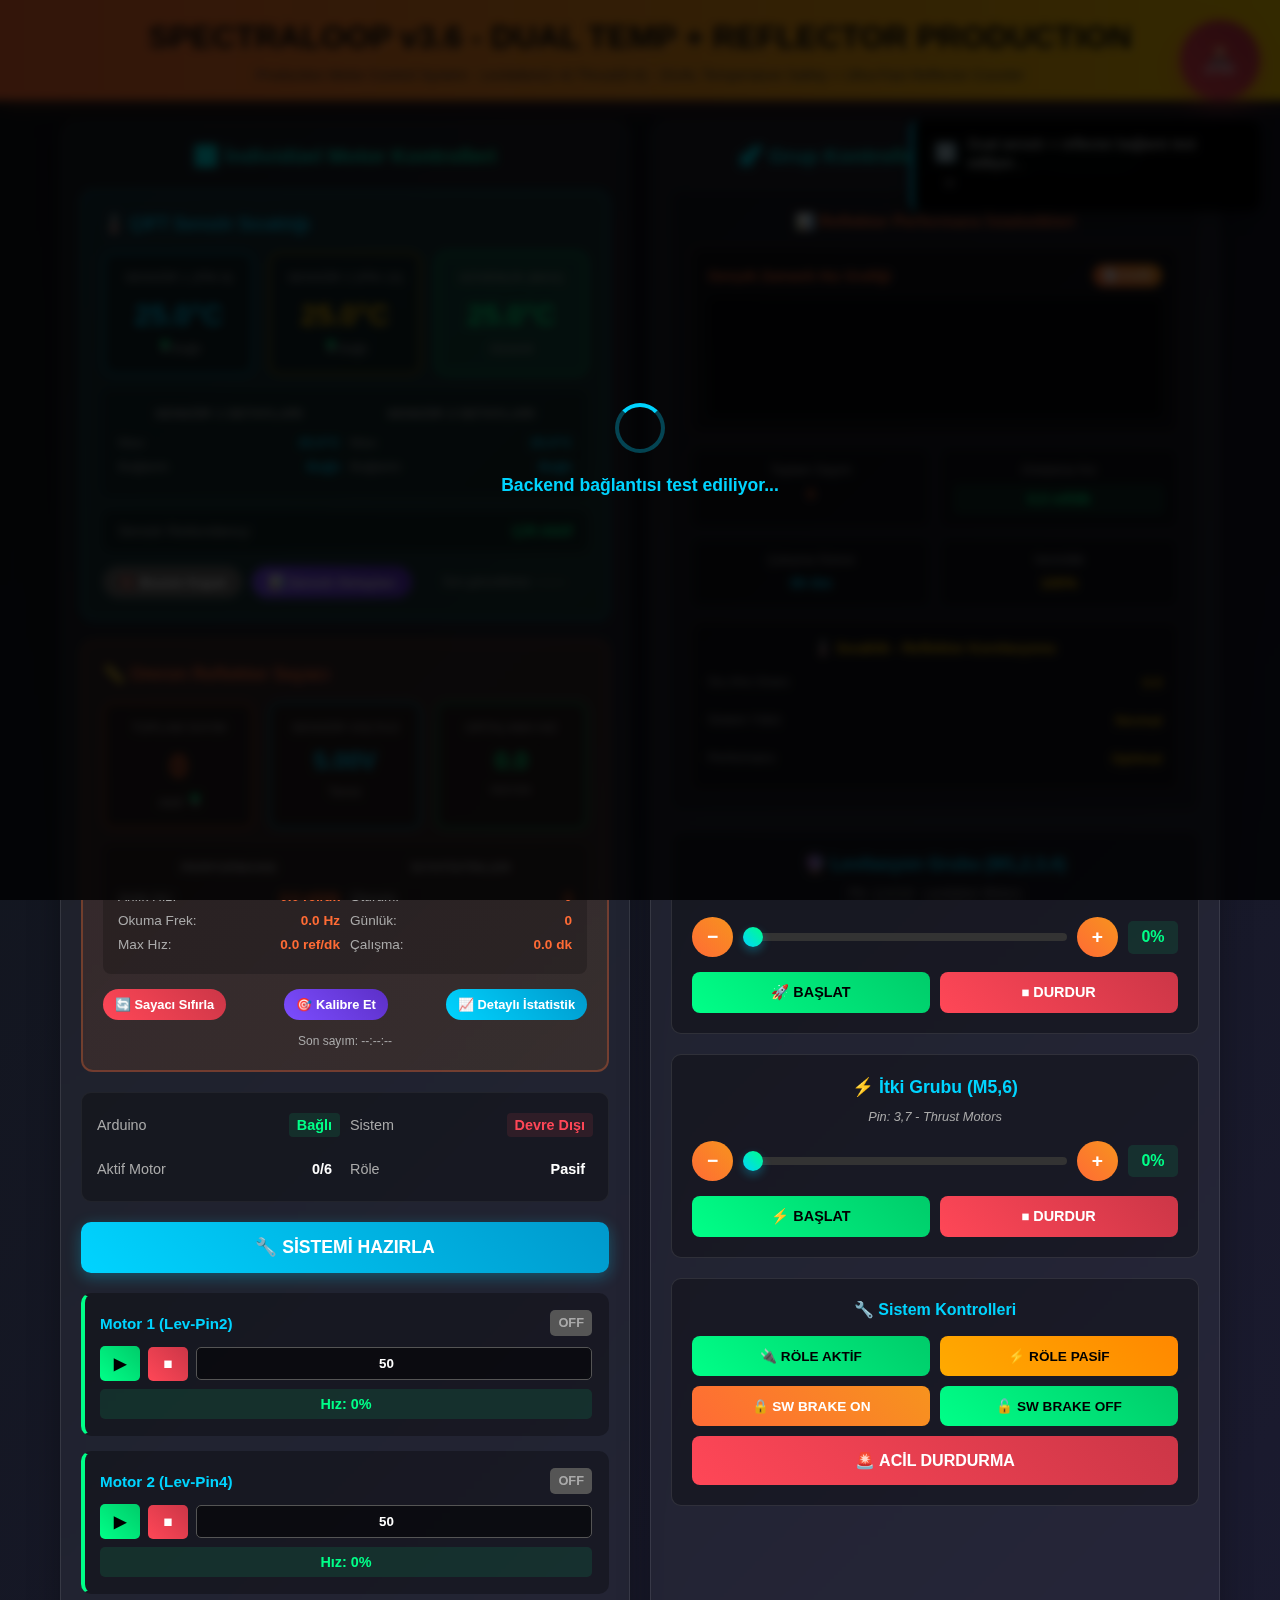
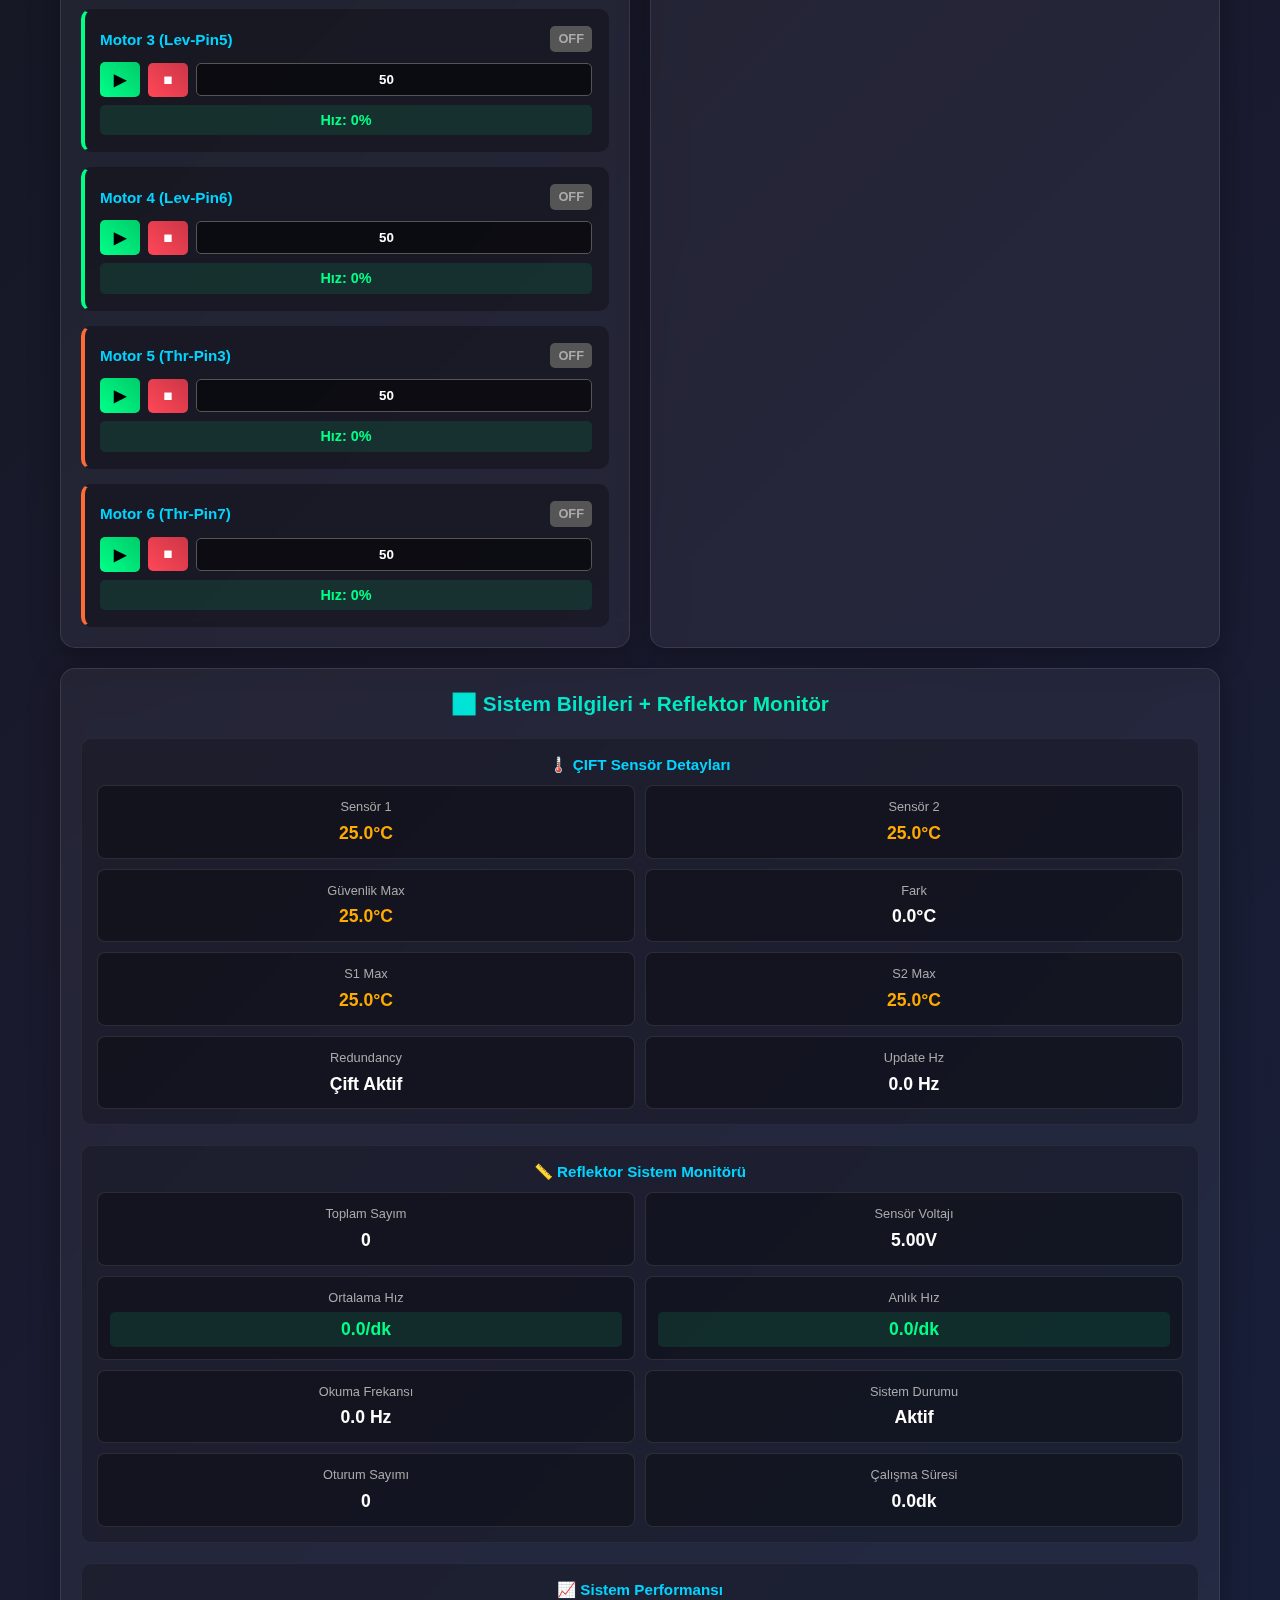
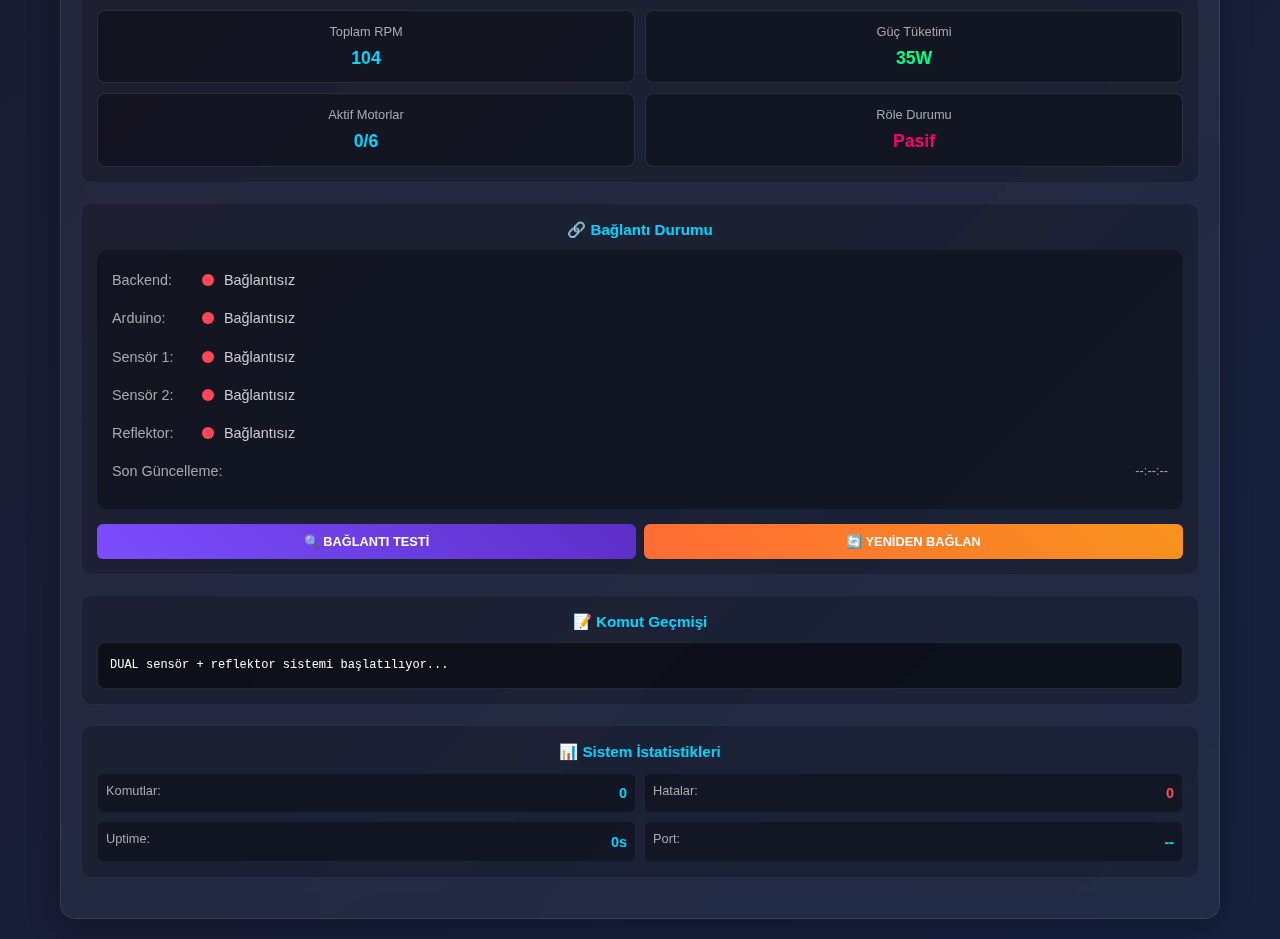
<file: index.html>
<!DOCTYPE html>
<html lang="tr">
<head>
    <meta charset="UTF-8">
    <meta name="viewport" content="width=device-width, initial-scale=1.0">
    <title>SpectraLoop v3.6 - DUAL Temperature + Reflector Counter System</title>
    <link rel="stylesheet" href="style.css">
</head>
<body>
    <!-- Header -->
    <div class="header">
        <div class="logo">SPECTRALOOP v3.6 - DUAL TEMP + REFLECTOR PRODUCTION</div>
        <div class="subtitle">Production Motor Control System - Levitation(1-4) Thrust(5-6) - DUAL Temperature Safety + Ultra-Fast Reflector Counter</div>
    </div>

    <!-- Main Container -->
    <div class="main-container">
        <!-- Left Panel - Individual Motor Controls + Temperature -->
        <div class="control-panel">
            <div class="panel-title">🎛️ İndividüel Motor Kontrolleri</div>
            
            <!-- DUAL Temperature Section - ENHANCED -->
            <div class="temperature-section" id="temperature-section">
                <div class="temperature-header">
                    <h4>🌡️ ÇIFT Sensör Sıcaklığı</h4>
                    <div class="temp-emergency-indicator" id="temp-emergency" style="display: none;">
                        <span class="emergency-text">ALARM!</span>
                    </div>
                </div>
                
                <!-- DUAL SENSOR MAIN DISPLAY -->
                <div class="temperature-main">
                    <!-- Primary Sensor (Pin 8) -->
                    <div class="sensor-reading primary" id="sensor1-reading">
                        <div class="sensor-label">Sensör 1 (Pin 8)</div>
                        <div class="temp-current primary" id="sensor1-temp">25.0°C</div>
                        <div class="sensor-connection-status">
                            <span id="sensor1-status-mini" class="sensor-connection-mini connected">●</span>
                            <span id="sensor1-status-text">Bağlı</span>
                        </div>
                    </div>
                    
                    <!-- Secondary Sensor (Pin 13) -->
                    <div class="sensor-reading secondary" id="sensor2-reading">
                        <div class="sensor-label">Sensör 2 (Pin 13)</div>
                        <div class="temp-current secondary" id="sensor2-temp">25.0°C</div>
                        <div class="sensor-connection-status">
                            <span id="sensor2-status-mini" class="sensor-connection-mini connected">●</span>
                            <span id="sensor2-status-text">Bağlı</span>
                        </div>
                    </div>
                    
                    <!-- Safety Temperature (Max) -->
                    <div class="sensor-reading safety" id="safety-reading">
                        <div class="sensor-label">Güvenlik (Max)</div>
                        <div class="temp-current safety" id="safety-temp">25.0°C</div>
                        <div class="temp-status">
                            <span id="temp-status-text">Güvenli</span>
                        </div>
                    </div>
                </div>
                
                <!-- DUAL SENSOR DETAILS -->
                <div class="dual-sensor-details">
                    <div class="sensor-detail-group">
                        <h5>Sensör 1 Detayları</h5>
                        <div class="sensor-detail-item">
                            <span class="sensor-detail-label">Max:</span>
                            <span class="sensor-detail-value" id="sensor1-max">25.0°C</span>
                        </div>
                        <div class="sensor-detail-item">
                            <span class="sensor-detail-label">Bağlantı:</span>
                            <span class="sensor-detail-value" id="sensor1-connection">Bağlı</span>
                        </div>
                    </div>
                    <div class="sensor-detail-group">
                        <h5>Sensör 2 Detayları</h5>
                        <div class="sensor-detail-item">
                            <span class="sensor-detail-label">Max:</span>
                            <span class="sensor-detail-value" id="sensor2-max">25.0°C</span>
                        </div>
                        <div class="sensor-detail-item">
                            <span class="sensor-detail-label">Bağlantı:</span>
                            <span class="sensor-detail-value" id="sensor2-connection">Bağlı</span>
                        </div>
                    </div>
                </div>
                
                <!-- TEMPERATURE DIFFERENCE WARNING -->
                <div class="temp-difference-warning" id="temp-difference-warning" style="display: none;">
                    <div class="temp-diff-text">
                        ⚠️ Büyük Sensör Farkı Tespit Edildi! Fark: <span id="temp-difference-value">0.0°C</span>
                    </div>
                </div>
                
                <!-- REDUNDANCY STATUS -->
                <div class="redundancy-status">
                    <div class="redundancy-label">Sensör Redundancy:</div>
                    <div class="redundancy-value" id="sensor-redundancy-status">Çift Aktif</div>
                </div>
                
                <!-- TEMPERATURE CONTROLS -->
                <div class="temp-controls">
                    <button class="buzzer-btn" id="buzzer-off-btn" onclick="turnOffBuzzer()" disabled>
                        🔇 Buzzer Kapat
                    </button>
                    <button class="sensor-detail-btn" onclick="showSensorDetails()">
                        📊 Sensör Detayları
                    </button>
                    <div class="temp-last-update">
                        Son güncelleme: <span id="temp-last-update">--:--:--</span>
                    </div>
                </div>
            </div>

            <!-- NEW: REFLECTOR COUNTER SECTION -->
            <div class="reflector-section" id="reflector-section">
                <div class="reflector-header">
                    <h4>📏 Omron Reflektor Sayacı</h4>
                    <div class="reflector-status-indicator" id="reflector-status" style="display: none;">
                        <span class="status-text">AKTIF</span>
                    </div>
                </div>
                
                <!-- REFLECTOR MAIN DISPLAY -->
                <div class="reflector-main">
                    <div class="reflector-count-display">
                        <div class="count-label">Toplam Sayım</div>
                        <div class="count-current" id="reflector-count">0</div>
                        <div class="count-status">
                            <span id="reflector-system-status">Aktif</span>
                            <span id="reflector-connection-mini" class="sensor-connection-mini connected">●</span>
                        </div>
                    </div>
                    
                    <div class="reflector-voltage-display">
                        <div class="voltage-label">Sensör Voltajı</div>
                        <div class="voltage-current" id="reflector-voltage">5.00V</div>
                        <div class="voltage-status">
                            <span id="reflector-detection-state">Temiz</span>
                        </div>
                    </div>
                    
                    <div class="reflector-speed-display">
                        <div class="speed-label">Ortalama Hız</div>
                        <div class="speed-current" id="reflector-avg-speed">0.0</div>
                        <div class="speed-unit">ref/dk</div>
                    </div>
                </div>
                
                <!-- REFLECTOR DETAILED INFO -->
                <div class="reflector-details">
                    <div class="reflector-detail-group">
                        <h5>Performans</h5>
                        <div class="reflector-detail-item">
                            <span class="reflector-detail-label">Anlık Hız:</span>
                            <span class="reflector-detail-value" id="reflector-instant-speed">0.0 ref/dk</span>
                        </div>
                        <div class="reflector-detail-item">
                            <span class="reflector-detail-label">Okuma Frek:</span>
                            <span class="reflector-detail-value" id="reflector-read-freq">0.0 Hz</span>
                        </div>
                        <div class="reflector-detail-item">
                            <span class="reflector-detail-label">Max Hız:</span>
                            <span class="reflector-detail-value" id="reflector-max-speed">0.0 ref/dk</span>
                        </div>
                    </div>
                    <div class="reflector-detail-group">
                        <h5>İstatistikler</h5>
                        <div class="reflector-detail-item">
                            <span class="reflector-detail-label">Oturum:</span>
                            <span class="reflector-detail-value" id="reflector-session-count">0</span>
                        </div>
                        <div class="reflector-detail-item">
                            <span class="reflector-detail-label">Günlük:</span>
                            <span class="reflector-detail-value" id="reflector-daily-count">0</span>
                        </div>
                        <div class="reflector-detail-item">
                            <span class="reflector-detail-label">Çalışma:</span>
                            <span class="reflector-detail-value" id="reflector-runtime">0.0 dk</span>
                        </div>
                    </div>
                </div>
                
                <!-- REFLECTOR CONTROLS -->
                <div class="reflector-controls">
                    <button class="reflector-btn reset-btn" onclick="resetReflectorCounter()">
                        🔄 Sayacı Sıfırla
                    </button>
                    <button class="reflector-btn calibrate-btn" onclick="calibrateReflectorSensor()">
                        🎯 Kalibre Et
                    </button>
                    <button class="reflector-btn detail-btn" onclick="showReflectorDetails()">
                        📈 Detaylı İstatistik
                    </button>
                    <div class="reflector-last-update">
                        Son sayım: <span id="reflector-last-update">--:--:--</span>
                    </div>
                </div>
            </div>
            
            <!-- System Status -->
            <div class="system-status">
                <div class="status-item">
                    <div class="status-label">Arduino</div>
                    <div class="status-value status-connected" id="arduino-status">Bağlı</div>
                </div>
                <div class="status-item">
                    <div class="status-label">Sistem</div>
                    <div class="status-value status-armed" id="system-status">Hazır</div>
                </div>
                <div class="status-item">
                    <div class="status-label">Aktif Motor</div>
                    <div class="status-value" id="motor-count">0/6</div>
                </div>
                <div class="status-item">
                    <div class="status-label">Röle</div>
                    <div class="status-value" id="relay-status">Pasif</div>
                </div>
            </div>

            <!-- Arming Section -->
            <div class="arm-section">
                <button class="arm-button" id="arm-button" onclick="toggleArm()">
                    🔧 SİSTEMİ HAZIRLA
                </button>
            </div>

            <!-- Individual Motor Cards -->
            <div class="individual-motors">
                <div class="motor-card" data-motor="1">
                    <div class="motor-header">
                        <span class="motor-label">Motor 1 (Lev-Pin2)</span>
                        <span class="motor-status off" id="motor1-status">OFF</span>
                    </div>
                    <div class="motor-controls">
                        <button class="motor-btn start-btn" onclick="startMotor(1)" id="motor1-start">▶</button>
                        <button class="motor-btn stop-btn" onclick="stopMotor(1)" id="motor1-stop">⏹</button>
                        <input type="number" class="speed-input" id="motor1-speed-input" min="0" max="100" value="50" onchange="setMotorSpeed(1, this.value)">
                    </div>
                    <div class="speed-display" id="motor1-speed-display">Hız: 0%</div>
                </div>

                <div class="motor-card" data-motor="2">
                    <div class="motor-header">
                        <span class="motor-label">Motor 2 (Lev-Pin4)</span>
                        <span class="motor-status off" id="motor2-status">OFF</span>
                    </div>
                    <div class="motor-controls">
                        <button class="motor-btn start-btn" onclick="startMotor(2)" id="motor2-start">▶</button>
                        <button class="motor-btn stop-btn" onclick="stopMotor(2)" id="motor2-stop">⏹</button>
                        <input type="number" class="speed-input" id="motor2-speed-input" min="0" max="100" value="50" onchange="setMotorSpeed(2, this.value)">
                    </div>
                    <div class="speed-display" id="motor2-speed-display">Hız: 0%</div>
                </div>

                <div class="motor-card" data-motor="3">
                    <div class="motor-header">
                        <span class="motor-label">Motor 3 (Lev-Pin5)</span>
                        <span class="motor-status off" id="motor3-status">OFF</span>
                    </div>
                    <div class="motor-controls">
                        <button class="motor-btn start-btn" onclick="startMotor(3)" id="motor3-start">▶</button>
                        <button class="motor-btn stop-btn" onclick="stopMotor(3)" id="motor3-stop">⏹</button>
                        <input type="number" class="speed-input" id="motor3-speed-input" min="0" max="100" value="50" onchange="setMotorSpeed(3, this.value)">
                    </div>
                    <div class="speed-display" id="motor3-speed-display">Hız: 0%</div>
                </div>

                <div class="motor-card" data-motor="4">
                    <div class="motor-header">
                        <span class="motor-label">Motor 4 (Lev-Pin6)</span>
                        <span class="motor-status off" id="motor4-status">OFF</span>
                    </div>
                    <div class="motor-controls">
                        <button class="motor-btn start-btn" onclick="startMotor(4)" id="motor4-start">▶</button>
                        <button class="motor-btn stop-btn" onclick="stopMotor(4)" id="motor4-stop">⏹</button>
                        <input type="number" class="speed-input" id="motor4-speed-input" min="0" max="100" value="50" onchange="setMotorSpeed(4, this.value)">
                    </div>
                    <div class="speed-display" id="motor4-speed-display">Hız: 0%</div>
                </div>

                <div class="motor-card" data-motor="5">
                    <div class="motor-header">
                        <span class="motor-label">Motor 5 (Thr-Pin3)</span>
                        <span class="motor-status off" id="motor5-status">OFF</span>
                    </div>
                    <div class="motor-controls">
                        <button class="motor-btn start-btn" onclick="startMotor(5)" id="motor5-start">▶</button>
                        <button class="motor-btn stop-btn" onclick="stopMotor(5)" id="motor5-stop">⏹</button>
                        <input type="number" class="speed-input" id="motor5-speed-input" min="0" max="100" value="50" onchange="setMotorSpeed(5, this.value)">
                    </div>
                    <div class="speed-display" id="motor5-speed-display">Hız: 0%</div>
                </div>

                <div class="motor-card" data-motor="6">
                    <div class="motor-header">
                        <span class="motor-label">Motor 6 (Thr-Pin7)</span>
                        <span class="motor-status off" id="motor6-status">OFF</span>
                    </div>
                    <div class="motor-controls">
                        <button class="motor-btn start-btn" onclick="startMotor(6)" id="motor6-start">▶</button>
                        <button class="motor-btn stop-btn" onclick="stopMotor(6)" id="motor6-stop">⏹</button>
                        <input type="number" class="speed-input" id="motor6-speed-input" min="0" max="100" value="50" onchange="setMotorSpeed(6, this.value)">
                    </div>
                    <div class="speed-display" id="motor6-speed-display">Hız: 0%</div>
                </div>
            </div>
        </div>

        <!-- Middle Panel - Group Controls + Reflector Statistics -->
        <div class="control-panel">
            <div class="panel-title">🚀 Grup Kontrolleri + Reflektor İstatistik</div>
            
            <!-- NEW: REFLECTOR STATISTICS SECTION -->
            <div class="reflector-stats-section">
                <div class="stats-title">📊 Reflektor Performans İstatistikleri</div>
                
                <!-- Real-time Performance Chart Area -->
                <div class="performance-chart-area">
                    <div class="chart-header">
                        <h5>Gerçek Zamanlı Hız Grafiği</h5>
                        <div class="chart-controls">
                            <button class="chart-btn" onclick="toggleSpeedChart()">📈 Grafik</button>
                        </div>
                    </div>
                    <div class="mini-chart" id="reflector-speed-chart">
                        <canvas id="speed-chart-canvas" width="300" height="100"></canvas>
                    </div>
                </div>
                
                <!-- Statistics Grid -->
                <div class="reflector-stats-grid">
                    <div class="stat-card">
                        <div class="stat-label">Toplam Sayım</div>
                        <div class="stat-value reflector-value" id="stats-total-count">0</div>
                    </div>
                    <div class="stat-card">
                        <div class="stat-label">Ortalama Hız</div>
                        <div class="stat-value speed-value" id="stats-avg-speed">0.0 ref/dk</div>
                    </div>
                    <div class="stat-card">
                        <div class="stat-label">Çalışma Süresi</div>
                        <div class="stat-value time-value" id="stats-runtime">0h 0m</div>
                    </div>
                    <div class="stat-card">
                        <div class="stat-label">Verimlilik</div>
                        <div class="stat-value efficiency-value" id="stats-efficiency">100%</div>
                    </div>
                </div>
                
                <!-- Temperature vs Reflector Correlation -->
                <div class="correlation-display">
                    <div class="correlation-header">
                        <h5>🌡️ Sıcaklık - Reflektor Korelasyonu</h5>
                    </div>
                    <div class="correlation-data">
                        <div class="correlation-item">
                            <span class="correlation-label">Sıc./Hız Oranı:</span>
                            <span class="correlation-value" id="temp-speed-ratio">0.0</span>
                        </div>
                        <div class="correlation-item">
                            <span class="correlation-label">Sistem Yükü:</span>
                            <span class="correlation-value" id="system-load-indicator">Normal</span>
                        </div>
                        <div class="correlation-item">
                            <span class="correlation-label">Performans:</span>
                            <span class="correlation-value" id="performance-indicator">Optimal</span>
                        </div>
                    </div>
                </div>
            </div>
            
            <!-- Levitation Group -->
            <div class="group-control">
                <div class="group-title">🔮 Levitasyon Grubu (M1,2,3,4)</div>
                <div class="group-info">Pin: 2,4,5,6 - Levitation Motors</div>
                <div class="group-speed-control">
                    <button class="speed-btn" onclick="adjustGroupSpeed('levitation', -10)">−</button>
                    <input type="range" class="speed-slider" id="levitation-slider" 
                           min="0" max="100" value="0" 
                           oninput="setGroupSpeed('levitation', this.value)">
                    <button class="speed-btn" onclick="adjustGroupSpeed('levitation', 10)">+</button>
                    <span class="speed-value" id="levitation-speed">0%</span>
                </div>
                <div class="group-buttons">
                    <button class="group-btn start-btn" onclick="startGroup('levitation')">🚀 BAŞLAT</button>
                    <button class="group-btn stop-btn" onclick="stopGroup('levitation')">⏹ DURDUR</button>
                </div>
            </div>

            <!-- Thrust Group -->
            <div class="group-control">
                <div class="group-title">⚡ İtki Grubu (M5,6)</div>
                <div class="group-info">Pin: 3,7 - Thrust Motors</div>
                <div class="group-speed-control">
                    <button class="speed-btn" onclick="adjustGroupSpeed('thrust', -10)">−</button>
                    <input type="range" class="speed-slider" id="thrust-slider" 
                           min="0" max="100" value="0" 
                           oninput="setGroupSpeed('thrust', this.value)">
                    <button class="speed-btn" onclick="adjustGroupSpeed('thrust', 10)">+</button>
                    <span class="speed-value" id="thrust-speed">0%</span>
                </div>
                <div class="group-buttons">
                    <button class="group-btn start-btn" onclick="startGroup('thrust')">⚡ BAŞLAT</button>
                    <button class="group-btn stop-btn" onclick="stopGroup('thrust')">⏹ DURDUR</button>
                </div>
            </div>

            <!-- System Controls -->
            <div class="system-controls">
                <h4 class="controls-title">🔧 Sistem Kontrolleri</h4>
                <div class="control-grid">
                    <button class="system-btn relay-brake-on" onclick="controlRelayBrake('on')">
                        🔌 RÖLE AKTİF
                    </button>
                    <button class="system-btn relay-brake-off" onclick="controlRelayBrake('off')">
                        ⚡ RÖLE PASİF
                    </button>
                    <button class="system-btn brake-on" onclick="controlBrake('on')">
                        🔒 SW BRAKE ON
                    </button>
                    <button class="system-btn brake-off" onclick="controlBrake('off')">
                        🔓 SW BRAKE OFF
                    </button>
                    <button class="system-btn emergency-btn" onclick="emergencyStop()">
                        🚨 ACİL DURDURMA
                    </button>
                </div>
            </div>
        </div>

        <!-- Right Panel - Enhanced System Info + Reflector Monitoring -->
        <div class="control-panel">
            <div class="panel-title">📊 Sistem Bilgileri + Reflektor Monitör</div>
            
            <!-- ENHANCED Temperature Info Section -->
            <div class="info-section">
                <h4 class="section-title">🌡️ ÇIFT Sensör Detayları</h4>
                <div class="info-grid">
                    <div class="info-item">
                        <div class="info-label">Sensör 1</div>
                        <div class="info-value temp-value" id="detailed-sensor1-temp">25.0°C</div>
                    </div>
                    <div class="info-item">
                        <div class="info-label">Sensör 2</div>
                        <div class="info-value temp-value" id="detailed-sensor2-temp">25.0°C</div>
                    </div>
                    <div class="info-item">
                        <div class="info-label">Güvenlik Max</div>
                        <div class="info-value temp-value" id="detailed-safety-temp">25.0°C</div>
                    </div>
                    <div class="info-item">
                        <div class="info-label">Fark</div>
                        <div class="info-value" id="detailed-temp-diff">0.0°C</div>
                    </div>
                    <div class="info-item">
                        <div class="info-label">S1 Max</div>
                        <div class="info-value temp-value" id="detailed-sensor1-max">25.0°C</div>
                    </div>
                    <div class="info-item">
                        <div class="info-label">S2 Max</div>
                        <div class="info-value temp-value" id="detailed-sensor2-max">25.0°C</div>
                    </div>
                    <div class="info-item">
                        <div class="info-label">Redundancy</div>
                        <div class="info-value" id="detailed-redundancy-status">Çift Aktif</div>
                    </div>
                    <div class="info-item">
                        <div class="info-label">Update Hz</div>
                        <div class="info-value" id="temp-update-frequency">0.0 Hz</div>
                    </div>
                </div>
            </div>
            
            <!-- NEW: ENHANCED Reflector Monitoring Section -->
            <div class="info-section">
                <h4 class="section-title">📏 Reflektor Sistem Monitörü</h4>
                <div class="info-grid">
                    <div class="info-item">
                        <div class="info-label">Toplam Sayım</div>
                        <div class="info-value reflector-value" id="monitor-reflector-count">0</div>
                    </div>
                    <div class="info-item">
                        <div class="info-label">Sensör Voltajı</div>
                        <div class="info-value voltage-value" id="monitor-reflector-voltage">5.00V</div>
                    </div>
                    <div class="info-item">
                        <div class="info-label">Ortalama Hız</div>
                        <div class="info-value speed-value" id="monitor-avg-speed">0.0/dk</div>
                    </div>
                    <div class="info-item">
                        <div class="info-label">Anlık Hız</div>
                        <div class="info-value speed-value" id="monitor-instant-speed">0.0/dk</div>
                    </div>
                    <div class="info-item">
                        <div class="info-label">Okuma Frekansı</div>
                        <div class="info-value freq-value" id="monitor-read-freq">0.0 Hz</div>
                    </div>
                    <div class="info-item">
                        <div class="info-label">Sistem Durumu</div>
                        <div class="info-value system-value" id="monitor-system-status">Aktif</div>
                    </div>
                    <div class="info-item">
                        <div class="info-label">Oturum Sayımı</div>
                        <div class="info-value session-value" id="monitor-session-count">0</div>
                    </div>
                    <div class="info-item">
                        <div class="info-label">Çalışma Süresi</div>
                        <div class="info-value runtime-value" id="monitor-runtime">0.0dk</div>
                    </div>
                </div>
            </div>
            
            <!-- Performance Info -->
            <div class="info-section">
                <h4 class="section-title">📈 Sistem Performansı</h4>
                <div class="info-grid">
                    <div class="info-item">
                        <div class="info-label">Toplam RPM</div>
                        <div class="info-value rpm-value" id="total-rpm">0</div>
                    </div>
                    <div class="info-item">
                        <div class="info-label">Güç Tüketimi</div>
                        <div class="info-value power-value" id="power-usage">0W</div>
                    </div>
                    <div class="info-item">
                        <div class="info-label">Aktif Motorlar</div>
                        <div class="info-value motor-value" id="active-motors">0/6</div>
                    </div>
                    <div class="info-item">
                        <div class="info-label">Röle Durumu</div>
                        <div class="info-value relay-value" id="relay-brake-status">Pasif</div>
                    </div>
                </div>
            </div>

            <!-- Enhanced Connection Status with Reflector -->
            <div class="info-section">
                <h4 class="section-title">🔗 Bağlantı Durumu</h4>
                <div class="connection-status">
                    <div class="connection-item">
                        <span class="connection-label">Backend:</span>
                        <div class="connection-dot" id="backend-status"></div>
                        <span class="connection-text" id="backend-text">Bağlantısız</span>
                    </div>
                    <div class="connection-item">
                        <span class="connection-label">Arduino:</span>
                        <div class="connection-dot" id="arduino-connection-status"></div>
                        <span class="connection-text" id="arduino-text">Bağlantısız</span>
                    </div>
                    <div class="connection-item">
                        <span class="connection-label">Sensör 1:</span>
                        <div class="connection-dot" id="sensor1-dot"></div>
                        <span class="connection-text" id="sensor1-status-text">Bağlantısız</span>
                    </div>
                    <div class="connection-item">
                        <span class="connection-label">Sensör 2:</span>
                        <div class="connection-dot" id="sensor2-dot"></div>
                        <span class="connection-text" id="sensor2-status-text">Bağlantısız</span>
                    </div>
                    <div class="connection-item">
                        <span class="connection-label">Reflektor:</span>
                        <div class="connection-dot" id="reflector-dot"></div>
                        <span class="connection-text" id="reflector-connection-text">Bağlantısız</span>
                    </div>
                    <div class="connection-item">
                        <span class="connection-label">Son Güncelleme:</span>
                        <span class="update-time" id="last-update">--:--:--</span>
                    </div>
                </div>
                
                <div class="connection-controls">
                    <button class="connection-btn test-btn" onclick="testConnection()">
                        🔍 BAĞLANTI TESTİ
                    </button>
                    <button class="connection-btn reconnect-btn" onclick="reconnectArduino()">
                        🔄 YENİDEN BAĞLAN
                    </button>
                </div>
            </div>

            <!-- Command Log -->
            <div class="info-section">
                <h4 class="section-title">📝 Komut Geçmişi</h4>
                <div id="command-log" class="command-log">
                    <div class="log-entry">DUAL sensör + reflektor sistemi başlatılıyor...</div>
                </div>
            </div>

            <!-- Enhanced System Stats -->
            <div class="info-section">
                <h4 class="section-title">📊 Sistem İstatistikleri</h4>
                <div class="stats-grid">
                    <div class="stat-item">
                        <span class="stat-label">Komutlar:</span>
                        <span class="stat-value" id="total-commands">0</span>
                    </div>
                    <div class="stat-item">
                        <span class="stat-label">Hatalar:</span>
                        <span class="stat-value error-stat" id="total-errors">0</span>
                    </div>
                    <div class="stat-item">
                        <span class="stat-label">Uptime:</span>
                        <span class="stat-value" id="uptime">0s</span>
                    </div>
                    <div class="stat-item">
                        <span class="stat-label">Port:</span>
                        <span class="stat-value" id="arduino-port">--</span>
                    </div>
                </div>
            </div>
        </div>
    </div>

    <!-- Emergency Stop Button -->
    <div class="emergency-stop" onclick="emergencyStop()">
        <div class="emergency-icon">🚨</div>
        <div class="emergency-text">STOP</div>
    </div>

    <!-- ENHANCED Temperature Emergency Warning with Reflector Data -->
    <div class="temperature-emergency-warning" id="temperature-emergency-warning" style="display: none;">
        <div class="warning-content">
            <div class="warning-icon">🌡️🚨</div>
            <div class="warning-text">
                <div class="warning-title">ÇIFT SENSÖR SICAKLIK ALARMI!</div>
                <div class="warning-subtitle">Sistem güvenlik nedeniyle durduruldu</div>
                <div class="warning-temp-details">
                    <div class="warning-temp-item">
                        <div class="warning-temp-label">Sensör 1</div>
                        <div class="warning-temp-value" id="warning-temp1-value">--°C</div>
                    </div>
                    <div class="warning-temp-item">
                        <div class="warning-temp-label">Sensör 2</div>
                        <div class="warning-temp-value" id="warning-temp2-value">--°C</div>
                    </div>
                    <div class="warning-temp-item">
                        <div class="warning-temp-label">Maximum</div>
                        <div class="warning-temp-value" id="warning-temp-max-value">--°C</div>
                    </div>
                </div>
                <div class="warning-reflector-info">
                    <div class="warning-subtitle">Son Reflektor Durumu:</div>
                    <div class="warning-reflector-item">
                        <span class="warning-reflector-label">Final Sayım:</span>
                        <span class="warning-reflector-value" id="warning-reflector-count">0</span>
                    </div>
                </div>
            </div>
        </div>
    </div>

    <!-- NEW: Reflector Detail Modal -->
    <div class="reflector-detail-modal" id="reflector-detail-modal" style="display: none;">
        <div class="modal-content">
            <div class="modal-header">
                <h3 class="modal-title">📏 Omron Reflektor Detay İstatistikleri</h3>
                <span class="modal-close" onclick="hideReflectorDetails()">&times;</span>
            </div>
            <div class="modal-body">
                <div class="modal-section">
                    <h4>Gerçek Zamanlı Veriler</h4>
                    <div class="modal-detail-item">
                        <span class="modal-detail-label">Toplam Sayım:</span>
                        <span class="modal-detail-value" id="modal-reflector-count">0</span>
                    </div>
                    <div class="modal-detail-item">
                        <span class="modal-detail-label">Sensör Voltajı:</span>
                        <span class="modal-detail-value" id="modal-reflector-voltage">5.00V</span>
                    </div>
                    <div class="modal-detail-item">
                        <span class="modal-detail-label">Algılama Durumu:</span>
                        <span class="modal-detail-value" id="modal-detection-state">Temiz</span>
                    </div>
                    <div class="modal-detail-item">
                        <span class="modal-detail-label">Ortalama Hız:</span>
                        <span class="modal-detail-value" id="modal-avg-speed">0.0 ref/dk</span>
                    </div>
                    <div class="modal-detail-item">
                        <span class="modal-detail-label">Anlık Hız:</span>
                        <span class="modal-detail-value" id="modal-instant-speed">0.0 ref/dk</span>
                    </div>
                    <div class="modal-detail-item">
                        <span class="modal-detail-label">Max Hız:</span>
                        <span class="modal-detail-value" id="modal-max-speed">0.0 ref/dk</span>
                    </div>
                </div>
                <div class="modal-section">
                    <h4>Performans & İstatistikler</h4>
                    <div class="modal-detail-item">
                        <span class="modal-detail-label">Oturum Sayımı:</span>
                        <span class="modal-detail-value" id="modal-session-count">0</span>
                    </div>
                    <div class="modal-detail-item">
                        <span class="modal-detail-label">Günlük Sayım:</span>
                        <span class="modal-detail-value" id="modal-daily-count">0</span>
                    </div>
                    <div class="modal-detail-item">
                        <span class="modal-detail-label">Çalışma Süresi:</span>
                        <span class="modal-detail-value" id="modal-runtime">0.0 dakika</span>
                    </div>
                    <div class="modal-detail-item">
                        <span class="modal-detail-label">Algılama Oranı:</span>
                        <span class="modal-detail-value" id="modal-detection-rate">0.0/dk</span>
                    </div>
                    <div class="modal-detail-item">
                        <span class="modal-detail-label">Okuma Frekansı:</span>
                        <span class="modal-detail-value" id="modal-read-freq">0.0 Hz</span>
                    </div>
                    <div class="modal-detail-item">
                        <span class="modal-detail-label">Sistem Durumu:</span>
                        <span class="modal-detail-value" id="modal-system-active">Aktif</span>
                    </div>
                </div>
                <div class="modal-section">
                    <h4>Kalibrasyon & Konfigürasyon</h4>
                    <div class="modal-detail-item">
                        <span class="modal-detail-label">Algılama Eşiği:</span>
                        <span class="modal-detail-value" id="modal-detect-threshold">4.64V</span>
                    </div>
                    <div class="modal-detail-item">
                        <span class="modal-detail-label">Bırakma Eşiği:</span>
                        <span class="modal-detail-value" id="modal-release-threshold">4.89V</span>
                    </div>
                    <div class="modal-detail-item">
                        <span class="modal-detail-label">Son Kalibrasyon:</span>
                        <span class="modal-detail-value" id="modal-last-calibration">Henüz yapılmadı</span>
                    </div>
                    <div class="modal-detail-item">
                        <span class="modal-detail-label">Min Voltaj:</span>
                        <span class="modal-detail-value" id="modal-min-voltage">0.0V</span>
                    </div>
                    <div class="modal-detail-item">
                        <span class="modal-detail-label">Max Voltaj:</span>
                        <span class="modal-detail-value" id="modal-max-voltage">5.0V</span>
                    </div>
                    <div class="modal-detail-item">
                        <span class="modal-detail-label">Ortalama Voltaj:</span>
                        <span class="modal-detail-value" id="modal-avg-voltage">5.0V</span>
                    </div>
                </div>
            </div>
        </div>
    </div>

    <!-- Enhanced Sensor Detail Modal with Reflector Correlation -->
    <div class="sensor-detail-modal" id="sensor-detail-modal" style="display: none;">
        <div class="modal-content">
            <div class="modal-header">
                <h3 class="modal-title">🌡️ ÇIFT Sensör + Reflektor Korelasyon Detayları</h3>
                <span class="modal-close" onclick="hideSensorDetails()">&times;</span>
            </div>
            <div class="modal-body">
                <div class="modal-section">
                    <h4>Sensör 1 (Pin 8) - Primary</h4>
                    <div class="modal-detail-item">
                        <span class="modal-detail-label">Mevcut Sıcaklık:</span>
                        <span class="modal-detail-value" id="modal-sensor1-temp">25.0°C</span>
                    </div>
                    <div class="modal-detail-item">
                        <span class="modal-detail-label">Maximum Sıcaklık:</span>
                        <span class="modal-detail-value" id="modal-sensor1-max">25.0°C</span>
                    </div>
                    <div class="modal-detail-item">
                        <span class="modal-detail-label">Bağlantı Durumu:</span>
                        <span class="modal-detail-value" id="modal-sensor1-connection">Bağlı</span>
                    </div>
                </div>
                <div class="modal-section">
                    <h4>Sensör 2 (Pin 13) - Secondary</h4>
                    <div class="modal-detail-item">
                        <span class="modal-detail-label">Mevcut Sıcaklık:</span>
                        <span class="modal-detail-value" id="modal-sensor2-temp">25.0°C</span>
                    </div>
                    <div class="modal-detail-item">
                        <span class="modal-detail-label">Maximum Sıcaklık:</span>
                        <span class="modal-detail-value" id="modal-sensor2-max">25.0°C</span>
                    </div>
                    <div class="modal-detail-item">
                        <span class="modal-detail-label">Bağlantı Durumu:</span>
                        <span class="modal-detail-value" id="modal-sensor2-connection">Bağlı</span>
                    </div>
                </div>
                <div class="modal-section">
                    <h4>Güvenlik & Redundancy</h4>
                    <div class="modal-detail-item">
                        <span class="modal-detail-label">Güvenlik Sıcaklığı:</span>
                        <span class="modal-detail-value" id="modal-safety-temp">25.0°C</span>
                    </div>
                    <div class="modal-detail-item">
                        <span class="modal-detail-label">Sensör Farkı:</span>
                        <span class="modal-detail-value" id="modal-temp-diff">0.0°C</span>
                    </div>
                    <div class="modal-detail-item">
                        <span class="modal-detail-label">Update Frekansı:</span>
                        <span class="modal-detail-value" id="modal-temp-update-freq">0.0 Hz</span>
                    </div>
                    <div class="modal-detail-item">
                        <span class="modal-detail-label">Redundancy Status:</span>
                        <span class="modal-detail-value" id="modal-redundancy">Çift Aktif</span>
                    </div>
                </div>
                <div class="modal-section">
                    <h4>Reflektor Korelasyonu</h4>
                    <div class="modal-detail-item">
                        <span class="modal-detail-label">Reflektor Sayımı:</span>
                        <span class="modal-detail-value" id="modal-correlation-count">0</span>
                    </div>
                    <div class="modal-detail-item">
                        <span class="modal-detail-label">Hız:</span>
                        <span class="modal-detail-value" id="modal-correlation-speed">0.0 ref/dk</span>
                    </div>
                    <div class="modal-detail-item">
                        <span class="modal-detail-label">Sıc./Hız Oranı:</span>
                        <span class="modal-detail-value" id="modal-temp-speed-ratio">0.0</span>
                    </div>
                    <div class="modal-detail-item">
                        <span class="modal-detail-label">Sistem Yükü:</span>
                        <span class="modal-detail-value" id="modal-system-load">Normal</span>
                    </div>
                </div>
            </div>
        </div>
    </div>

    <!-- Notification -->
    <div id="notification" class="notification">
        <div class="notification-content">
            <span class="notification-icon" id="notification-icon">ℹ️</span>
            <span class="notification-message" id="notification-message">Mesaj</span>
        </div>
        <button class="notification-close" onclick="closeNotification()">×</button>
    </div>

    <!-- Loading Overlay -->
    <div id="loading-overlay" class="loading-overlay">
        <div class="loading-spinner"></div>
        <div class="loading-text">DUAL sensör + reflektor sistemi başlatılıyor...</div>
    </div>

    <!-- Scripts -->
    <script src="script.js"></script>
</body>
</html>
</file>
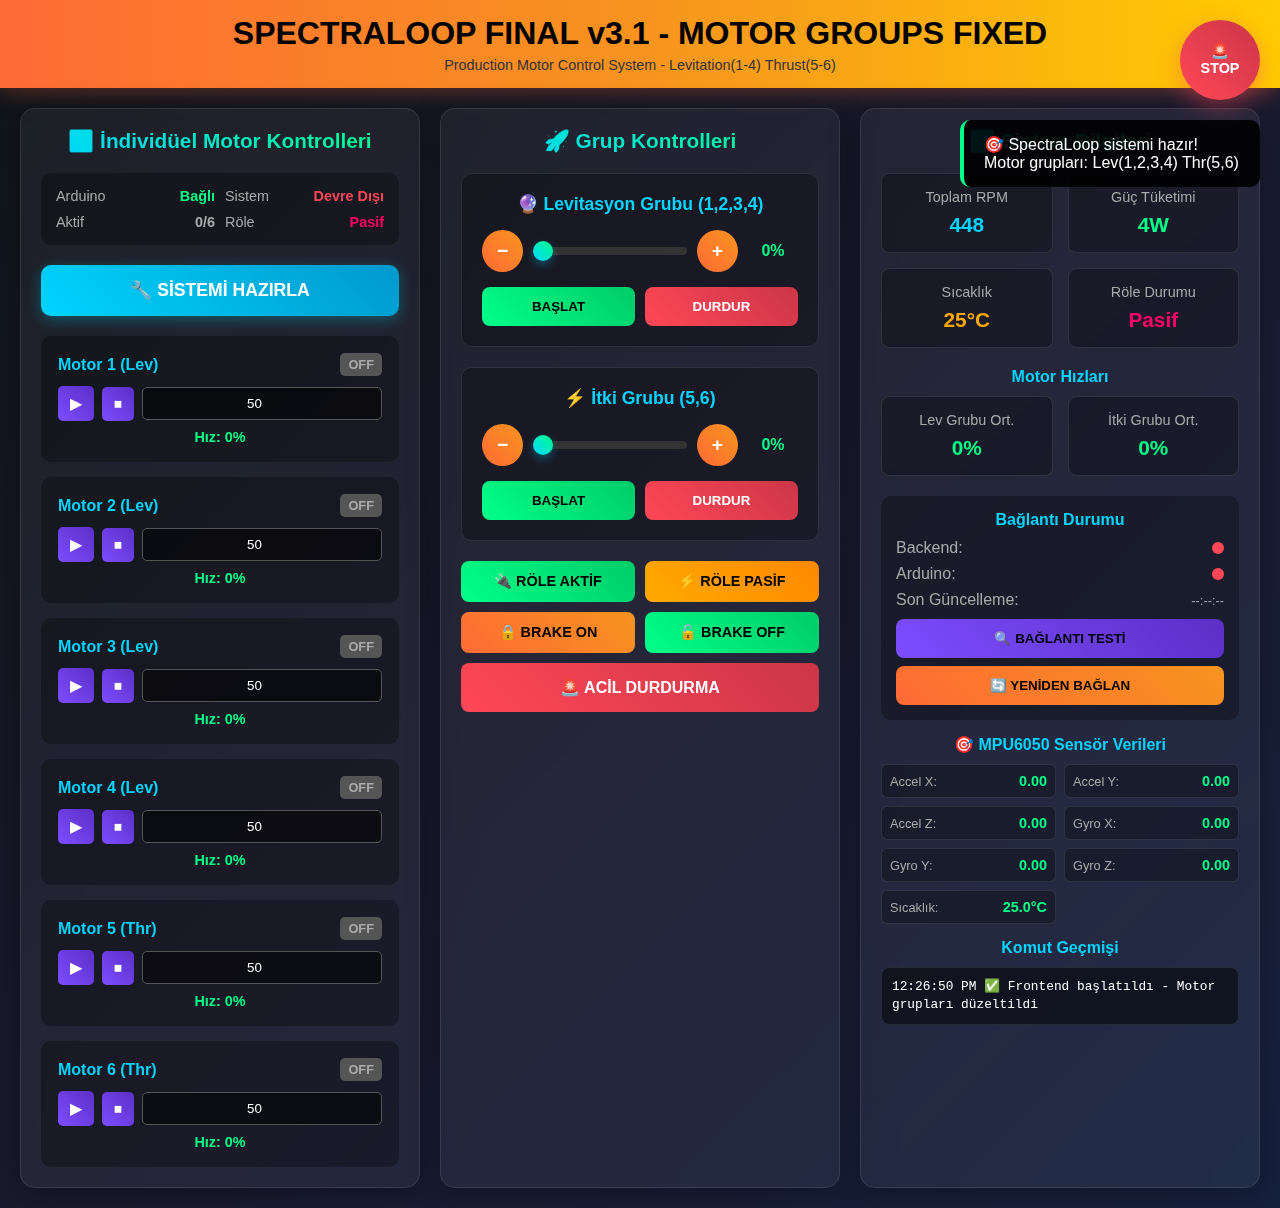
<file: frontent.html>
<!DOCTYPE html>
<html lang="tr">
<head>
    <meta charset="UTF-8">
    <meta name="viewport" content="width=device-width, initial-scale=1.0">
    <title>SpectraLoop Final v3.1 - Motor Control System FIXED</title>
    <style>
        * {
            margin: 0;
            padding: 0;
            box-sizing: border-box;
        }

        body {
            font-family: 'Segoe UI', Tahoma, Geneva, Verdana, sans-serif;
            background: linear-gradient(135deg, #0f1419 0%, #1a1a2e 50%, #16213e 100%);
            color: #ffffff;
            min-height: 100vh;
            overflow-x: auto;
        }

        .header {
            background: linear-gradient(90deg, #ff6b35, #f7931e, #ffcc02);
            padding: 15px 0;
            text-align: center;
            box-shadow: 0 4px 20px rgba(255, 107, 53, 0.3);
        }

        .logo {
            font-size: 2rem;
            font-weight: bold;
            color: #000;
        }

        .subtitle {
            font-size: 0.9rem;
            color: #333;
            margin-top: 5px;
        }

        .main-container {
            display: grid;
            grid-template-columns: 1fr 1fr 1fr;
            gap: 20px;
            padding: 20px;
            max-width: 1400px;
            margin: 0 auto;
        }

        .control-panel {
            background: rgba(255, 255, 255, 0.05);
            border-radius: 15px;
            padding: 20px;
            backdrop-filter: blur(10px);
            border: 1px solid rgba(255, 255, 255, 0.1);
            box-shadow: 0 8px 32px rgba(0, 0, 0, 0.3);
        }

        .panel-title {
            font-size: 1.3rem;
            font-weight: bold;
            margin-bottom: 20px;
            text-align: center;
            background: linear-gradient(45deg, #00d4ff, #00ff88);
            -webkit-background-clip: text;
            -webkit-text-fill-color: transparent;
            background-clip: text;
        }

        /* System Status */
        .system-status {
            display: grid;
            grid-template-columns: 1fr 1fr;
            gap: 10px;
            margin-bottom: 20px;
            padding: 15px;
            background: rgba(0, 0, 0, 0.3);
            border-radius: 10px;
        }

        .status-item {
            display: flex;
            justify-content: space-between;
            align-items: center;
        }

        .status-label {
            font-size: 0.9rem;
            color: #aaa;
        }

        .status-value {
            font-weight: bold;
            font-size: 0.9rem;
        }

        .status-connected {
            color: #00ff88;
        }

        .status-armed {
            color: #00d4ff;
        }

        .status-error {
            color: #ff4757;
        }

        /* Arming Section */
        .arm-section {
            margin-bottom: 20px;
            text-align: center;
        }

        .arm-button {
            width: 100%;
            padding: 15px;
            font-size: 1.1rem;
            font-weight: bold;
            background: linear-gradient(45deg, #00d4ff, #0099cc);
            color: white;
            border: none;
            border-radius: 10px;
            cursor: pointer;
            transition: all 0.3s ease;
            box-shadow: 0 4px 15px rgba(0, 212, 255, 0.3);
        }

        .arm-button:hover {
            transform: translateY(-2px);
            box-shadow: 0 6px 20px rgba(0, 212, 255, 0.4);
        }

        .arm-button.armed {
            background: linear-gradient(45deg, #ff4757, #cc3647);
            box-shadow: 0 4px 15px rgba(255, 71, 87, 0.3);
        }

        .arm-button.armed:hover {
            box-shadow: 0 6px 20px rgba(255, 71, 87, 0.4);
        }

        /* Individual Motors */
        .individual-motors {
            display: grid;
            gap: 15px;
        }

        .motor-card {
            background: rgba(0, 0, 0, 0.3);
            border-radius: 10px;
            padding: 15px;
            border: 2px solid transparent;
            transition: all 0.3s ease;
        }

        .motor-card:hover {
            border-color: rgba(0, 212, 255, 0.5);
            transform: translateY(-2px);
        }

        .motor-header {
            display: flex;
            justify-content: space-between;
            align-items: center;
            margin-bottom: 10px;
        }

        .motor-label {
            font-weight: bold;
            color: #00d4ff;
        }

        .motor-status {
            font-size: 0.8rem;
            font-weight: bold;
            padding: 4px 8px;
            border-radius: 5px;
        }

        .motor-status.running {
            background: #00ff88;
            color: #000;
        }

        .motor-status.off {
            background: #555;
            color: #aaa;
        }

        .motor-controls {
            display: flex;
            gap: 8px;
            align-items: center;
            margin-bottom: 8px;
        }

        .motor-btn {
            background: linear-gradient(45deg, #7c4dff, #5c2fc7);
            color: white;
            border: none;
            padding: 8px 12px;
            border-radius: 5px;
            cursor: pointer;
            font-size: 1rem;
            transition: all 0.3s ease;
        }

        .motor-btn:hover {
            transform: translateY(-1px);
            box-shadow: 0 4px 10px rgba(124, 77, 255, 0.3);
        }

        .speed-input {
            flex: 1;
            padding: 8px;
            border: 1px solid #555;
            border-radius: 5px;
            background: rgba(0, 0, 0, 0.5);
            color: #fff;
            text-align: center;
        }

        .speed-display {
            text-align: center;
            font-size: 0.9rem;
            color: #00ff88;
            font-weight: bold;
        }

        /* Group Controls */
        .group-control {
            background: rgba(0, 0, 0, 0.3);
            border-radius: 10px;
            padding: 20px;
            margin-bottom: 20px;
            border: 1px solid rgba(255, 255, 255, 0.1);
        }

        .group-title {
            font-size: 1.1rem;
            font-weight: bold;
            margin-bottom: 15px;
            text-align: center;
            color: #00d4ff;
        }

        .group-speed-control {
            display: flex;
            align-items: center;
            gap: 10px;
            margin-bottom: 15px;
        }

        .speed-btn {
            background: linear-gradient(45deg, #ff6b35, #f7931e);
            color: white;
            border: none;
            padding: 10px 15px;
            border-radius: 50%;
            cursor: pointer;
            font-size: 1.2rem;
            font-weight: bold;
            transition: all 0.3s ease;
        }

        .speed-btn:hover {
            transform: scale(1.1);
            box-shadow: 0 4px 15px rgba(255, 107, 53, 0.3);
        }

        .speed-slider {
            flex: 1;
            height: 8px;
            border-radius: 4px;
            background: #333;
            outline: none;
            -webkit-appearance: none;
        }

        .speed-slider::-webkit-slider-thumb {
            -webkit-appearance: none;
            appearance: none;
            width: 20px;
            height: 20px;
            border-radius: 50%;
            background: linear-gradient(45deg, #00d4ff, #00ff88);
            cursor: pointer;
            box-shadow: 0 4px 10px rgba(0, 212, 255, 0.3);
        }

        .speed-value {
            font-weight: bold;
            color: #00ff88;
            min-width: 50px;
            text-align: center;
        }

        .group-buttons {
            display: flex;
            gap: 10px;
        }

        .group-btn {
            flex: 1;
            padding: 12px;
            border: none;
            border-radius: 8px;
            font-weight: bold;
            cursor: pointer;
            transition: all 0.3s ease;
        }

        .start-btn {
            background: linear-gradient(45deg, #00ff88, #00cc6a);
            color: #000;
        }

        .start-btn:hover {
            transform: translateY(-2px);
            box-shadow: 0 6px 20px rgba(0, 255, 136, 0.3);
        }

        .stop-btn {
            background: linear-gradient(45deg, #ff4757, #cc3647);
            color: white;
        }

        .stop-btn:hover {
            transform: translateY(-2px);
            box-shadow: 0 6px 20px rgba(255, 71, 87, 0.3);
        }

        /* System Controls */
        .system-controls {
            display: grid;
            grid-template-columns: 1fr 1fr;
            gap: 10px;
        }

        .system-btn {
            padding: 12px;
            border: none;
            border-radius: 8px;
            font-weight: bold;
            cursor: pointer;
            transition: all 0.3s ease;
            font-size: 0.9rem;
        }

        .relay-brake-on {
            background: linear-gradient(45deg, #00ff88, #00cc6a);
            color: #000;
        }

        .relay-brake-off {
            background: linear-gradient(45deg, #ffaa00, #ff8800);
            color: #000;
        }

        .emergency-btn {
            background: linear-gradient(45deg, #ff4757, #cc3647);
            color: white;
            grid-column: span 2;
            font-size: 1rem;
            padding: 15px;
        }

        .system-btn:hover {
            transform: translateY(-2px);
        }

        /* Info Panel */
        .info-grid {
            display: grid;
            grid-template-columns: 1fr 1fr;
            gap: 15px;
            margin-bottom: 20px;
        }

        .info-item {
            background: rgba(0, 0, 0, 0.3);
            padding: 15px;
            border-radius: 8px;
            text-align: center;
            border: 1px solid rgba(255, 255, 255, 0.1);
        }

        .info-label {
            font-size: 0.9rem;
            color: #aaa;
            margin-bottom: 8px;
        }

        .info-value {
            font-size: 1.3rem;
            font-weight: bold;
        }

        /* Connection Status */
        .connection-status {
            background: rgba(0, 0, 0, 0.3);
            padding: 15px;
            border-radius: 10px;
            margin-bottom: 15px;
        }

        .connection-item {
            display: flex;
            justify-content: space-between;
            align-items: center;
            margin-bottom: 8px;
        }

        .connection-dot {
            width: 12px;
            height: 12px;
            border-radius: 50%;
            background: #ff4757;
            animation: pulse 2s infinite;
        }

        .connection-dot.connected {
            background: #00ff88;
        }

        @keyframes pulse {
            0% { opacity: 1; }
            50% { opacity: 0.5; }
            100% { opacity: 1; }
        }

        /* Sensor Data Grid */
        .sensor-data-grid {
            display: grid;
            grid-template-columns: 1fr 1fr;
            gap: 8px;
            margin-bottom: 15px;
        }

        .sensor-item {
            background: rgba(0, 0, 0, 0.3);
            padding: 8px;
            border-radius: 6px;
            display: flex;
            justify-content: space-between;
            align-items: center;
            border: 1px solid rgba(255, 255, 255, 0.1);
        }

        .sensor-label {
            font-size: 0.8rem;
            color: #aaa;
        }

        .sensor-value {
            font-weight: bold;
            color: #00ff88;
            font-size: 0.9rem;
        }

        /* Command Log */
        .command-log {
            background: rgba(0, 0, 0, 0.5);
            padding: 10px;
            border-radius: 8px;
            font-family: 'Courier New', monospace;
            font-size: 0.8rem;
            max-height: 150px;
            overflow-y: auto;
            border: 1px solid rgba(255, 255, 255, 0.1);
            line-height: 1.4;
        }

        /* Emergency Stop */
        .emergency-stop {
            position: fixed;
            top: 20px;
            right: 20px;
            width: 80px;
            height: 80px;
            background: linear-gradient(45deg, #ff4757, #cc3647);
            border-radius: 50%;
            display: flex;
            align-items: center;
            justify-content: center;
            cursor: pointer;
            font-weight: bold;
            color: white;
            font-size: 0.9rem;
            text-align: center;
            line-height: 1.2;
            z-index: 1000;
            box-shadow: 0 8px 25px rgba(255, 71, 87, 0.4);
            animation: emergencyPulse 3s infinite;
        }

        @keyframes emergencyPulse {
            0%, 100% { transform: scale(1); }
            50% { transform: scale(1.05); }
        }

        .emergency-stop:hover {
            transform: scale(1.1);
            box-shadow: 0 12px 30px rgba(255, 71, 87, 0.6);
        }

        /* Notification */
        .notification {
            position: fixed;
            top: 120px;
            right: 20px;
            background: rgba(0, 0, 0, 0.9);
            color: white;
            padding: 15px 20px;
            border-radius: 10px;
            z-index: 1000;
            transform: translateX(400px);
            transition: all 0.3s ease;
            max-width: 300px;
            border-left: 4px solid #00d4ff;
        }

        .notification.show {
            transform: translateX(0);
        }

        .notification.success {
            border-left-color: #00ff88;
        }

        .notification.error {
            border-left-color: #ff4757;
        }

        .notification.warning {
            border-left-color: #ffaa00;
        }

        /* Responsive */
        @media (max-width: 1200px) {
            .main-container {
                grid-template-columns: 1fr 1fr;
            }
        }

        @media (max-width: 768px) {
            .main-container {
                grid-template-columns: 1fr;
                gap: 15px;
                padding: 15px;
            }
            
            .header .logo {
                font-size: 1.5rem;
            }
            
            .emergency-stop {
                width: 60px;
                height: 60px;
                font-size: 0.8rem;
            }
        }
    </style>
</head>
<body>
    <!-- Header -->
    <div class="header">
        <div class="logo">SPECTRALOOP FINAL v3.1 - MOTOR GROUPS FIXED</div>
        <div class="subtitle">Production Motor Control System - Levitation(1-4) Thrust(5-6)</div>
    </div>

    <!-- Main Container -->
    <div class="main-container">
        <!-- Left Panel - Individual Motor Controls -->
        <div class="control-panel">
            <div class="panel-title">🎛️ İndividüel Motor Kontrolleri</div>
            
            <!-- System Status -->
            <div class="system-status">
                <div class="status-item">
                    <div class="status-label">Arduino</div>
                    <div class="status-value status-connected" id="arduino-status">Bağlı</div>
                </div>
                <div class="status-item">
                    <div class="status-label">Sistem</div>
                    <div class="status-value status-armed" id="system-status">Hazır</div>
                </div>
                <div class="status-item">
                    <div class="status-label">Aktif</div>
                    <div class="status-value" id="motor-count">0/6</div>
                </div>
                <div class="status-item">
                    <div class="status-label">Röle</div>
                    <div class="status-value" id="relay-status">Pasif</div>
                </div>
            </div>

            <!-- Arming Section -->
            <div class="arm-section">
                <button class="arm-button" id="arm-button" onclick="toggleArm()">
                    🔧 SİSTEMİ HAZIRLA
                </button>
            </div>

            <!-- Individual Motor Cards - FIXED LABELS -->
            <div class="individual-motors">
                <div class="motor-card" data-motor="1">
                    <div class="motor-header">
                        <span class="motor-label">Motor 1 (Lev)</span>
                        <span class="motor-status off" id="motor1-status">OFF</span>
                    </div>
                    <div class="motor-controls">
                        <button class="motor-btn" onclick="startMotor(1)" id="motor1-start">▶</button>
                        <button class="motor-btn" onclick="stopMotor(1)" id="motor1-stop">⏹</button>
                        <input type="number" class="speed-input" id="motor1-speed-input" min="0" max="100" value="50" onchange="setMotorSpeed(1, this.value)">
                    </div>
                    <div class="speed-display" id="motor1-speed-display">Hız: 0%</div>
                </div>

                <div class="motor-card" data-motor="2">
                    <div class="motor-header">
                        <span class="motor-label">Motor 2 (Lev)</span>
                        <span class="motor-status off" id="motor2-status">OFF</span>
                    </div>
                    <div class="motor-controls">
                        <button class="motor-btn" onclick="startMotor(2)" id="motor2-start">▶</button>
                        <button class="motor-btn" onclick="stopMotor(2)" id="motor2-stop">⏹</button>
                        <input type="number" class="speed-input" id="motor2-speed-input" min="0" max="100" value="50" onchange="setMotorSpeed(2, this.value)">
                    </div>
                    <div class="speed-display" id="motor2-speed-display">Hız: 0%</div>
                </div>

                <div class="motor-card" data-motor="3">
                    <div class="motor-header">
                        <span class="motor-label">Motor 3 (Lev)</span>
                        <span class="motor-status off" id="motor3-status">OFF</span>
                    </div>
                    <div class="motor-controls">
                        <button class="motor-btn" onclick="startMotor(3)" id="motor3-start">▶</button>
                        <button class="motor-btn" onclick="stopMotor(3)" id="motor3-stop">⏹</button>
                        <input type="number" class="speed-input" id="motor3-speed-input" min="0" max="100" value="50" onchange="setMotorSpeed(3, this.value)">
                    </div>
                    <div class="speed-display" id="motor3-speed-display">Hız: 0%</div>
                </div>

                <div class="motor-card" data-motor="4">
                    <div class="motor-header">
                        <span class="motor-label">Motor 4 (Lev)</span>
                        <span class="motor-status off" id="motor4-status">OFF</span>
                    </div>
                    <div class="motor-controls">
                        <button class="motor-btn" onclick="startMotor(4)" id="motor4-start">▶</button>
                        <button class="motor-btn" onclick="stopMotor(4)" id="motor4-stop">⏹</button>
                        <input type="number" class="speed-input" id="motor4-speed-input" min="0" max="100" value="50" onchange="setMotorSpeed(4, this.value)">
                    </div>
                    <div class="speed-display" id="motor4-speed-display">Hız: 0%</div>
                </div>

                <div class="motor-card" data-motor="5">
                    <div class="motor-header">
                        <span class="motor-label">Motor 5 (Thr)</span>
                        <span class="motor-status off" id="motor5-status">OFF</span>
                    </div>
                    <div class="motor-controls">
                        <button class="motor-btn" onclick="startMotor(5)" id="motor5-start">▶</button>
                        <button class="motor-btn" onclick="stopMotor(5)" id="motor5-stop">⏹</button>
                        <input type="number" class="speed-input" id="motor5-speed-input" min="0" max="100" value="50" onchange="setMotorSpeed(5, this.value)">
                    </div>
                    <div class="speed-display" id="motor5-speed-display">Hız: 0%</div>
                </div>

                <div class="motor-card" data-motor="6">
                    <div class="motor-header">
                        <span class="motor-label">Motor 6 (Thr)</span>
                        <span class="motor-status off" id="motor6-status">OFF</span>
                    </div>
                    <div class="motor-controls">
                        <button class="motor-btn" onclick="startMotor(6)" id="motor6-start">▶</button>
                        <button class="motor-btn" onclick="stopMotor(6)" id="motor6-stop">⏹</button>
                        <input type="number" class="speed-input" id="motor6-speed-input" min="0" max="100" value="50" onchange="setMotorSpeed(6, this.value)">
                    </div>
                    <div class="speed-display" id="motor6-speed-display">Hız: 0%</div>
                </div>
            </div>
        </div>

        <!-- Middle Panel - Group Controls -->
        <div class="control-panel">
            <div class="panel-title">🚀 Grup Kontrolleri</div>
            
            <!-- Levitation Group -->
            <div class="group-control">
                <div class="group-title">🔮 Levitasyon Grubu (1,2,3,4)</div>
                <div class="group-speed-control">
                    <button class="speed-btn" onclick="adjustGroupSpeed('levitation', -10)">−</button>
                    <input type="range" class="speed-slider" id="levitation-slider" 
                           min="0" max="100" value="0" 
                           oninput="setGroupSpeed('levitation', this.value)">
                    <button class="speed-btn" onclick="adjustGroupSpeed('levitation', 10)">+</button>
                    <span class="speed-value" id="levitation-speed">0%</span>
                </div>
                <div class="group-buttons">
                    <button class="group-btn start-btn" onclick="startGroup('levitation')">BAŞLAT</button>
                    <button class="group-btn stop-btn" onclick="stopGroup('levitation')">DURDUR</button>
                </div>
            </div>

            <!-- Thrust Group -->
            <div class="group-control">
                <div class="group-title">⚡ İtki Grubu (5,6)</div>
                <div class="group-speed-control">
                    <button class="speed-btn" onclick="adjustGroupSpeed('thrust', -10)">−</button>
                    <input type="range" class="speed-slider" id="thrust-slider" 
                           min="0" max="100" value="0" 
                           oninput="setGroupSpeed('thrust', this.value)">
                    <button class="speed-btn" onclick="adjustGroupSpeed('thrust', 10)">+</button>
                    <span class="speed-value" id="thrust-speed">0%</span>
                </div>
                <div class="group-buttons">
                    <button class="group-btn start-btn" onclick="startGroup('thrust')">BAŞLAT</button>
                    <button class="group-btn stop-btn" onclick="stopGroup('thrust')">DURDUR</button>
                </div>
            </div>

            <!-- System Controls -->
            <div class="system-controls">
                <button class="system-btn relay-brake-on" onclick="controlRelayBrake('on')">🔌 RÖLE AKTİF</button>
                <button class="system-btn relay-brake-off" onclick="controlRelayBrake('off')">⚡ RÖLE PASİF</button>
                <button class="system-btn" onclick="controlBrake('on')" style="background: linear-gradient(45deg, #ff6b35, #f7931e);">🔒 BRAKE ON</button>
                <button class="system-btn" onclick="controlBrake('off')" style="background: linear-gradient(45deg, #00ff88, #00cc6a);">🔓 BRAKE OFF</button>
                <button class="system-btn emergency-btn" onclick="emergencyStop()">🚨 ACİL DURDURMA</button>
            </div>
        </div>

        <!-- Right Panel - System Info -->
        <div class="control-panel">
            <div class="panel-title">📊 Sistem Bilgileri</div>
            
            <!-- Performance Info -->
            <div class="info-grid">
                <div class="info-item">
                    <div class="info-label">Toplam RPM</div>
                    <div class="info-value" style="color: #00d4ff;" id="total-rpm">0</div>
                </div>
                <div class="info-item">
                    <div class="info-label">Güç Tüketimi</div>
                    <div class="info-value" style="color: #00ff88;" id="power-usage">0W</div>
                </div>
                <div class="info-item">
                    <div class="info-label">Sıcaklık</div>
                    <div class="info-value" style="color: #ffaa00;" id="temperature">25°C</div>
                </div>
                <div class="info-item">
                    <div class="info-label">Röle Durumu</div>
                    <div class="info-value" style="color: #ff0066;" id="relay-brake-status">Pasif</div>
                </div>
            </div>

            <!-- Motor Speed Summary -->
            <div style="margin-bottom: 15px;">
                <h4 style="color: #00d4ff; margin-bottom: 10px; text-align: center;">Motor Hızları</h4>
                <div class="info-grid">
                    <div class="info-item">
                        <div class="info-label">Lev Grubu Ort.</div>
                        <div class="info-value" style="color: #00ff88;" id="lev-avg-speed">0%</div>
                    </div>
                    <div class="info-item">
                        <div class="info-label">İtki Grubu Ort.</div>
                        <div class="info-value" style="color: #00ff88;" id="thr-avg-speed">0%</div>
                    </div>
                </div>
            </div>

            <!-- Connection Status -->
            <div class="connection-status">
                <h4 style="color: #00d4ff; margin-bottom: 10px; text-align: center;">Bağlantı Durumu</h4>
                <div class="connection-item">
                    <span style="color: #aaa;">Backend:</span>
                    <div class="connection-dot" id="backend-status"></div>
                </div>
                <div class="connection-item">
                    <span style="color: #aaa;">Arduino:</span>
                    <div class="connection-dot" id="arduino-connection-status"></div>
                </div>
                <div class="connection-item">
                    <span style="color: #aaa;">Son Güncelleme:</span>
                    <span id="last-update" style="color: #aaa; font-size: 0.8rem;">--:--:--</span>
                </div>
                <div style="margin-top: 10px; text-align: center;">
                    <button class="group-btn" style="width: 100%; background: linear-gradient(45deg, #7c4dff, #5c2fc7); margin-bottom: 8px;" onclick="testConnection()">
                        🔍 BAĞLANTI TESTİ
                    </button>
                    <button class="group-btn" style="width: 100%; background: linear-gradient(45deg, #ff6b35, #f7931e);" onclick="reconnectArduino()">
                        🔄 YENİDEN BAĞLAN
                    </button>
                </div>
            </div>

            <!-- MPU6050 Sensor Data Panel -->
            <div style="margin-top: 15px;">
                <h4 style="color: #00d4ff; margin-bottom: 10px; text-align: center;">🎯 MPU6050 Sensör Verileri</h4>
                <div class="sensor-data-grid">
                    <div class="sensor-item">
                        <span class="sensor-label">Accel X:</span>
                        <span class="sensor-value" id="accel-x">0.00</span>
                    </div>
                    <div class="sensor-item">
                        <span class="sensor-label">Accel Y:</span>
                        <span class="sensor-value" id="accel-y">0.00</span>
                    </div>
                    <div class="sensor-item">
                        <span class="sensor-label">Accel Z:</span>
                        <span class="sensor-value" id="accel-z">0.00</span>
                    </div>
                    <div class="sensor-item">
                        <span class="sensor-label">Gyro X:</span>
                        <span class="sensor-value" id="gyro-x">0.00</span>
                    </div>
                    <div class="sensor-item">
                        <span class="sensor-label">Gyro Y:</span>
                        <span class="sensor-value" id="gyro-y">0.00</span>
                    </div>
                    <div class="sensor-item">
                        <span class="sensor-label">Gyro Z:</span>
                        <span class="sensor-value" id="gyro-z">0.00</span>
                    </div>
                    <div class="sensor-item">
                        <span class="sensor-label">Sıcaklık:</span>
                        <span class="sensor-value" id="sensor-temperature">25.0°C</span>
                    </div>
                </div>
            </div>

            <!-- Command Log -->
            <div style="margin-top: 15px;">
                <h4 style="color: #00d4ff; margin-bottom: 10px; text-align: center;">Komut Geçmişi</h4>
                <div id="command-log" class="command-log">
                    Sistem başlatılıyor...
                </div>
            </div>
        </div>
    </div>

    <!-- Emergency Stop Button -->
    <div class="emergency-stop" onclick="emergencyStop()">
        🚨<br>STOP
    </div>

    <!-- Notification -->
    <div id="notification" class="notification"></div>

    <script>
        // Configuration - BACKEND URL
        const BACKEND_URL = 'http://172.20.10.4:5001';
        
        // System State - FIXED MOTOR GROUPS
        let systemArmed = false;
        let motorStates = {1: false, 2: false, 3: false, 4: false, 5: false, 6: false};
        let individualMotorSpeeds = {1: 0, 2: 0, 3: 0, 4: 0, 5: 0, 6: 0};
        let groupSpeeds = {levitation: 0, thrust: 0};
        let relayBrakeActive = false;
        let connectionStatus = {backend: false, arduino: false};
        
        // Enhanced connection tracking
        let requestCount = 0;
        let errorCount = 0;
        let lastRequestTime = 0;
        let consecutiveErrors = 0;
        const REQUEST_THROTTLE = 50;
        const commandLog = [];
        const MAX_RETRIES = 3;

        // Utility Functions
        function logCommand(command, success = true) {
            const timestamp = new Date().toLocaleTimeString();
            const status = success ? '✅' : '❌';
            const logEntry = `${timestamp} ${status} ${command}`;
            
            commandLog.unshift(logEntry);
            if (commandLog.length > 20) commandLog.pop();
            
            const logElement = document.getElementById('command-log');
            if (logElement) {
                logElement.innerHTML = commandLog.join('<br>');
                logElement.scrollTop = 0;
            }
        }

        function throttleRequest(callback) {
            const now = Date.now();
            if (now - lastRequestTime < REQUEST_THROTTLE) {
                setTimeout(() => throttleRequest(callback), REQUEST_THROTTLE);
                return;
            }
            lastRequestTime = now;
            callback();
        }

        async function makeRequest(url, options = {}, timeout = 8000, retries = MAX_RETRIES) {
            const controller = new AbortController();
            const timeoutId = setTimeout(() => controller.abort(), timeout);
            
            for (let attempt = 0; attempt < retries; attempt++) {
                try {
                    console.log(`Making request to ${url} (attempt ${attempt + 1}/${retries})`);
                    
                    const response = await fetch(url, {
                        ...options,
                        signal: controller.signal,
                        headers: {
                            'Content-Type': 'application/json',
                            'Accept': 'application/json',
                            ...options.headers
                        },
                        mode: 'cors',
                        credentials: 'omit'
                    });
                    
                    clearTimeout(timeoutId);
                    
                    if (!response.ok) {
                        throw new Error(`HTTP ${response.status}: ${response.statusText}`);
                    }
                    
                    requestCount++;
                    consecutiveErrors = 0;
                    updateConnectionStatus('backend', true);
                    console.log(`Request successful: ${url}`);
                    return response;
                    
                } catch (error) {
                    console.warn(`Request failed (attempt ${attempt + 1}): ${error.message}`);
                    
                    if (attempt === retries - 1) {
                        clearTimeout(timeoutId);
                        errorCount++;
                        consecutiveErrors++;
                        updateConnectionStatus('backend', false);
                        
                        if (error.name === 'AbortError') {
                            throw new Error('Request timed out');
                        }
                        throw error;
                    }
                    
                    await new Promise(resolve => setTimeout(resolve, 1000 * (attempt + 1)));
                }
            }
        }

        // Motor Control Functions
        async function startMotor(motorNum) {
            if (!systemArmed) {
                showNotification('⚠️ Önce sistemi hazırlamanız gerekiyor!', 'warning');
                return;
            }

            if (!relayBrakeActive) {
                showNotification(`⚠️ Röle pasif! Önce röleyi aktif yapın.`, 'warning');
                return;
            }

            throttleRequest(async () => {
                try {
                    const speed = parseInt(document.getElementById(`motor${motorNum}-speed-input`).value) || 50;
                    
                    const response = await makeRequest(`${BACKEND_URL}/api/motor/${motorNum}/start`, {
                        method: 'POST',
                        body: JSON.stringify({speed: speed})
                    });

                    if (response.ok) {
                        const data = await response.json();
                        motorStates[motorNum] = true;
                        individualMotorSpeeds[motorNum] = speed;
                        updateMotorStatus(motorNum, true, speed);
                        updateMotorCount();
                        logCommand(`Motor ${motorNum} başlatıldı (${speed}%)`);
                        showNotification(`🎯 Motor ${motorNum} başlatıldı!`, 'success');
                    }

                } catch (error) {
                    logCommand(`Motor ${motorNum} başlatma hatası`, false);
                    showNotification(`❌ Motor ${motorNum} başlatılamadı: ${error.message}`, 'error');
                    console.error('Motor start error:', error);
                }
            });
        }

        async function stopMotor(motorNum) {
            throttleRequest(async () => {
                try {
                    const response = await makeRequest(`${BACKEND_URL}/api/motor/${motorNum}/stop`, {
                        method: 'POST'
                    });

                    if (response.ok) {
                        motorStates[motorNum] = false;
                        individualMotorSpeeds[motorNum] = 0;
                        updateMotorStatus(motorNum, false, 0);
                        updateMotorCount();
                        logCommand(`Motor ${motorNum} durduruldu`);
                        showNotification(`🎯 Motor ${motorNum} durduruldu!`, 'success');
                    }

                } catch (error) {
                    logCommand(`Motor ${motorNum} durdurma hatası`, false);
                    showNotification(`❌ Motor ${motorNum} durdurulamadı: ${error.message}`, 'error');
                    console.error('Motor stop error:', error);
                }
            });
        }

        async function setMotorSpeed(motorNum, speed) {
            if (!systemArmed) {
                showNotification('⚠️ Sistem armed değil!', 'warning');
                return;
            }

            if (!relayBrakeActive) {
                showNotification(`⚠️ Röle pasif! Önce röleyi aktif yapın.`, 'warning');
                return;
            }

            speed = parseInt(speed);
            if (speed < 0 || speed > 100) {
                showNotification('⚠️ Hız 0-100 arasında olmalı!', 'warning');
                return;
            }

            throttleRequest(async () => {
                try {
                    const response = await makeRequest(`${BACKEND_URL}/api/motor/${motorNum}/speed`, {
                        method: 'POST',
                        body: JSON.stringify({speed: speed})
                    });

                    if (response.ok) {
                        individualMotorSpeeds[motorNum] = speed;
                        updateMotorSpeedDisplay(motorNum, speed);
                        logCommand(`Motor ${motorNum} hızı ${speed}%`);
                    }

                } catch (error) {
                    logCommand(`Motor ${motorNum} hız hatası`, false);
                    showNotification(`❌ Motor ${motorNum} hız ayarlanamadı`, 'error');
                    console.error('Motor speed error:', error);
                }
            });
        }

        // Group Control Functions - FIXED MOTOR GROUPS
        async function startGroup(groupType) {
            if (!systemArmed) {
                showNotification('⚠️ Önce sistemi hazırlamanız gerekiyor!', 'warning');
                return;
            }

            if (!relayBrakeActive) {
                showNotification(`⚠️ Röle pasif! Önce röleyi aktif yapın.`, 'warning');
                return;
            }

            throttleRequest(async () => {
                try {
                    const speed = groupSpeeds[groupType] || 50;
                    
                    const response = await makeRequest(`${BACKEND_URL}/api/${groupType}/start`, {
                        method: 'POST',
                        body: JSON.stringify({speed: speed})
                    });

                    if (response.ok) {
                        const data = await response.json();
                        groupSpeeds[groupType] = speed;
                        
                        // FIXED: Correct motor ranges
                        const motorRange = groupType === 'levitation' ? [1,2,3,4] : [5,6];
                        motorRange.forEach(motorNum => {
                            motorStates[motorNum] = true;
                            individualMotorSpeeds[motorNum] = speed;
                            updateMotorStatus(motorNum, true, speed);
                            document.getElementById(`motor${motorNum}-speed-input`).value = speed;
                        });
                        
                        updateGroupSpeedDisplay(groupType, speed);
                        updateMotorCount();
                        logCommand(`${groupType} grubu başlatıldı (${speed}%) - Motorlar: ${motorRange.join(',')}`);
                        showNotification(`🚀 ${groupType.charAt(0).toUpperCase() + groupType.slice(1)} grubu başlatıldı! (${motorRange.join(',')})`, 'success');
                    }

                } catch (error) {
                    logCommand(`${groupType} başlatma hatası`, false);
                    showNotification(`❌ ${groupType} grubu başlatılamadı: ${error.message}`, 'error');
                    console.error('Group start error:', error);
                }
            });
        }

        async function stopGroup(groupType) {
            throttleRequest(async () => {
                try {
                    const response = await makeRequest(`${BACKEND_URL}/api/${groupType}/stop`, {
                        method: 'POST'
                    });

                    if (response.ok) {
                        groupSpeeds[groupType] = 0;
                        
                        // FIXED: Correct motor ranges
                        const motorRange = groupType === 'levitation' ? [1,2,3,4] : [5,6];
                        motorRange.forEach(motorNum => {
                            motorStates[motorNum] = false;
                            individualMotorSpeeds[motorNum] = 0;
                            updateMotorStatus(motorNum, false, 0);
                        });
                        
                        updateGroupSpeedDisplay(groupType, 0);
                        updateMotorCount();
                        logCommand(`${groupType} grubu durduruldu - Motorlar: ${motorRange.join(',')}`);
                        showNotification(`🛑 ${groupType.charAt(0).toUpperCase() + groupType.slice(1)} grubu durduruldu! (${motorRange.join(',')})`, 'success');
                    }

                } catch (error) {
                    logCommand(`${groupType} durdurma hatası`, false);
                    showNotification(`❌ ${groupType} grubu durdurulamadı: ${error.message}`, 'error');
                    console.error('Group stop error:', error);
                }
            });
        }

        function setGroupSpeed(groupType, speed) {
            speed = parseInt(speed);
            groupSpeeds[groupType] = speed;
            updateGroupSpeedDisplay(groupType, speed);
            
            clearTimeout(window[`${groupType}SpeedTimeout`]);
            window[`${groupType}SpeedTimeout`] = setTimeout(() => {
                sendGroupSpeed(groupType, speed);
            }, 300);
        }

        function adjustGroupSpeed(groupType, change) {
            const currentSpeed = groupSpeeds[groupType];
            const newSpeed = Math.max(0, Math.min(100, currentSpeed + change));
            setGroupSpeed(groupType, newSpeed);
            document.getElementById(`${groupType}-slider`).value = newSpeed;
        }

        async function sendGroupSpeed(groupType, speed) {
            if (!systemArmed || !relayBrakeActive) return;

            throttleRequest(async () => {
                try {
                    const response = await makeRequest(`${BACKEND_URL}/api/${groupType}/speed`, {
                        method: 'POST',
                        body: JSON.stringify({speed: speed})
                    });

                    if (response.ok) {
                        // FIXED: Correct motor ranges
                        const motorRange = groupType === 'levitation' ? [1,2,3,4] : [5,6];
                        motorRange.forEach(motorNum => {
                            if (motorStates[motorNum]) {
                                individualMotorSpeeds[motorNum] = speed;
                                updateMotorSpeedDisplay(motorNum, speed);
                                document.getElementById(`motor${motorNum}-speed-input`).value = speed;
                            }
                        });
                        
                        logCommand(`${groupType} grubu hızı ${speed}%`);
                    }

                } catch (error) {
                    logCommand(`${groupType} hız hatası`, false);
                    console.error('Group speed error:', error);
                }
            });
        }

        // System Control Functions
        async function toggleArm() {
            throttleRequest(async () => {
                try {
                    const action = systemArmed ? 'disarm' : 'arm';
                    console.log(`Attempting to ${action} system`);
                    
                    // Eğer sistem arm ediliyorsa ve röle pasifse, önce röleyi aktif yap
                    if (action === 'arm' && !relayBrakeActive) {
                        showNotification('🔧 Röle aktif hale getiriliyor, sistem hazırlanıyor...', 'warning');
                        
                        // Önce röleyi aktif yap
                        const relayResponse = await makeRequest(`${BACKEND_URL}/api/relay-brake/on`, {
                            method: 'POST'
                        });
                        
                        if (relayResponse.ok) {
                            relayBrakeActive = true;
                            updateRelayBrakeStatus();
                            logCommand('Röle otomatik aktif yapıldı');
                            
                            // Kısa bir bekleme
                            await new Promise(resolve => setTimeout(resolve, 500));
                        } else {
                            throw new Error('Röle aktif yapılamadı');
                        }
                    }
                    
                    const response = await makeRequest(`${BACKEND_URL}/api/system/${action}`, {
                        method: 'POST'
                    });

                    if (response.ok) {
                        const data = await response.json();
                        systemArmed = !systemArmed;
                        updateArmButton();
                        
                        if (!systemArmed) {
                            Object.keys(motorStates).forEach(motorNum => {
                                motorStates[motorNum] = false;
                                individualMotorSpeeds[motorNum] = 0;
                                updateMotorStatus(motorNum, false, 0);
                            });
                            groupSpeeds.levitation = 0;
                            groupSpeeds.thrust = 0;
                            updateGroupSpeedDisplay('levitation', 0);
                            updateGroupSpeedDisplay('thrust', 0);
                            updateMotorCount();
                        }
                        
                        logCommand(`Sistem ${action === 'arm' ? 'hazırlandı' : 'devre dışı'}`);
                        showNotification(`🎯 Sistem ${action === 'arm' ? 'hazırlandı' : 'devre dışı bırakıldı'}!`, 'success');
                    }

                } catch (error) {
                    logCommand('Arm/Disarm hatası', false);
                    showNotification(`❌ Sistem hatası: ${error.message}`, 'error');
                    console.error('Arm/Disarm error:', error);
                }
            });
        }

        // Relay Brake Control
        async function controlRelayBrake(action) {
            throttleRequest(async () => {
                try {
                    console.log(`Attempting relay brake ${action}`);
                    
                    const response = await makeRequest(`${BACKEND_URL}/api/relay-brake/${action}`, {
                        method: 'POST'
                    });

                    if (response.ok) {
                        const data = await response.json();
                        relayBrakeActive = (action === 'on');
                        updateRelayBrakeStatus();
                        
                        // Röle pasif olduğunda motorları durdur
                        if (!relayBrakeActive) {
                            Object.keys(motorStates).forEach(motorNum => {
                                motorStates[motorNum] = false;
                                individualMotorSpeeds[motorNum] = 0;
                                updateMotorStatus(motorNum, false, 0);
                            });
                            groupSpeeds.levitation = 0;
                            groupSpeeds.thrust = 0;
                            updateGroupSpeedDisplay('levitation', 0);
                            updateGroupSpeedDisplay('thrust', 0);
                            updateMotorCount();
                        }
                        
                        const status = relayBrakeActive ? 'aktif' : 'pasif';
                        logCommand(`Röle ${status}`);
                        showNotification(`🔌 Röle sistem ${status}!`, relayBrakeActive ? 'success' : 'warning');
                    }

                } catch (error) {
                    logCommand('Röle kontrol hatası', false);
                    showNotification(`❌ Röle kontrol hatası: ${error.message}`, 'error');
                    console.error('Relay brake error:', error);
                }
            });
        }

        // Brake Control
        async function controlBrake(action) {
            throttleRequest(async () => {
                try {
                    console.log(`Attempting brake ${action}`);
                    
                    const response = await makeRequest(`${BACKEND_URL}/api/brake/${action}`, {
                        method: 'POST'
                    });

                    if (response.ok) {
                        const data = await response.json();
                        logCommand(`Software brake ${action === 'on' ? 'aktif' : 'pasif'}`);
                        showNotification(`🔒 Software brake ${action === 'on' ? 'aktif' : 'pasif'}!`, 'success');
                    }

                } catch (error) {
                    logCommand('Brake kontrol hatası', false);
                    showNotification(`❌ Brake kontrol hatası: ${error.message}`, 'error');
                    console.error('Brake control error:', error);
                }
            });
        }

        // Emergency Stop
        async function emergencyStop() {
            try {
                // Immediate local emergency actions
                systemArmed = false;
                relayBrakeActive = false;
                Object.keys(motorStates).forEach(motorNum => {
                    motorStates[motorNum] = false;
                    individualMotorSpeeds[motorNum] = 0;
                    updateMotorStatus(motorNum, false, 0);
                });
                groupSpeeds.levitation = 0;
                groupSpeeds.thrust = 0;
                updateGroupSpeedDisplay('levitation', 0);
                updateGroupSpeedDisplay('thrust', 0);
                updateMotorCount();
                updateArmButton();
                updateRelayBrakeStatus();

                // Send emergency stop to backend
                const response = await makeRequest(`${BACKEND_URL}/api/emergency-stop`, {
                    method: 'POST'
                });

                logCommand('ACİL DURDURMA AKTİF - Röle pasif!');
                showNotification(`🚨 ACİL DURDURMA! Tüm sistemler durduruldu, röle pasif!`, 'error');

            } catch (error) {
                logCommand('Acil durdurma hatası', false);
                showNotification(`⚠️ Acil durdurma sinyali gönderilemedi!`, 'warning');
                console.error('Emergency stop error:', error);
            }
        }

        // Connection Testing
        async function testConnection() {
            try {
                showNotification('🔍 Bağlantı test ediliyor...', 'warning');
                
                const response = await makeRequest(`${BACKEND_URL}/api/test-connection`, {
                    method: 'GET'
                });

                if (response.ok) {
                    const data = await response.json();
                    logCommand('Bağlantı testi başarılı');
                    showNotification('✅ Bağlantı testi başarılı!', 'success');
                    updateConnectionStatus('backend', true);
                    updateConnectionStatus('arduino', data.status === 'success');
                } else {
                    throw new Error('Test failed');
                }

            } catch (error) {
                logCommand('Bağlantı testi başarısız', false);
                showNotification(`❌ Bağlantı testi başarısız: ${error.message}`, 'error');
                updateConnectionStatus('backend', false);
                updateConnectionStatus('arduino', false);
            }
        }

        // Reconnect Arduino
        async function reconnectArduino() {
            try {
                showNotification('🔄 Arduino yeniden bağlanıyor...', 'warning');
                
                const response = await makeRequest(`${BACKEND_URL}/api/reconnect`, {
                    method: 'POST'
                });

                if (response.ok) {
                    const data = await response.json();
                    logCommand('Arduino yeniden bağlandı');
                    showNotification('✅ Arduino yeniden bağlandı!', 'success');
                    setTimeout(pollStatus, 1000);
                } else {
                    throw new Error('Reconnection failed');
                }

            } catch (error) {
                logCommand('Arduino yeniden bağlanma hatası', false);
                showNotification(`❌ Arduino yeniden bağlanamadı: ${error.message}`, 'error');
            }
        }

        // Sensor Data Update
        async function updateSensorData() {
            try {
                const response = await makeRequest(`${BACKEND_URL}/api/sensor-data`, {
                    method: 'GET'
                }, 3000, 1);
                
                if (response.ok) {
                    const data = await response.json();
                    if (data.available) {
                        document.getElementById('accel-x').textContent = data.acceleration.x.toFixed(2);
                        document.getElementById('accel-y').textContent = data.acceleration.y.toFixed(2);
                        document.getElementById('accel-z').textContent = data.acceleration.z.toFixed(2);
                        document.getElementById('gyro-x').textContent = data.gyroscope.x.toFixed(2);
                        document.getElementById('gyro-y').textContent = data.gyroscope.y.toFixed(2);
                        document.getElementById('gyro-z').textContent = data.gyroscope.z.toFixed(2);
                        document.getElementById('sensor-temperature').textContent = `${data.temperature.toFixed(1)}°C`;
                    }
                }
            } catch (error) {
                console.debug('Sensor data update error:', error.message);
            }
        }

        // Status Update Functions
        function updateMotorStatus(motorNum, running, speed) {
            const statusElement = document.getElementById(`motor${motorNum}-status`);
            const speedDisplay = document.getElementById(`motor${motorNum}-speed-display`);
            
            if (statusElement) {
                statusElement.textContent = running ? 'ON' : 'OFF';
                statusElement.className = running ? 'motor-status running' : 'motor-status off';
            }
            
            if (speedDisplay) {
                speedDisplay.textContent = `Hız: ${speed}%`;
            }
        }

        function updateMotorSpeedDisplay(motorNum, speed) {
            const speedDisplay = document.getElementById(`motor${motorNum}-speed-display`);
            if (speedDisplay) {
                speedDisplay.textContent = `Hız: ${speed}%`;
            }
        }

        function updateGroupSpeedDisplay(groupType, speed) {
            const speedElement = document.getElementById(`${groupType}-speed`);
            const sliderElement = document.getElementById(`${groupType}-slider`);
            
            if (speedElement) {
                speedElement.textContent = `${speed}%`;
            }
            
            if (sliderElement) {
                sliderElement.value = speed;
            }
        }

        function updateMotorCount() {
            const activeCount = Object.values(motorStates).filter(state => state).length;
            const countElement = document.getElementById('motor-count');
            if (countElement) {
                countElement.textContent = `${activeCount}/6`;
                countElement.style.color = activeCount > 0 ? '#00ff88' : '#aaa';
            }

            // Update average speeds - FIXED CALCULATION
            const levSpeeds = [1,2,3,4].map(i => individualMotorSpeeds[i]).filter(s => s > 0);
            const thrSpeeds = [5,6].map(i => individualMotorSpeeds[i]).filter(s => s > 0);
            
            const levAvg = levSpeeds.length > 0 ? Math.round(levSpeeds.reduce((a,b) => a+b, 0) / levSpeeds.length) : 0;
            const thrAvg = thrSpeeds.length > 0 ? Math.round(thrSpeeds.reduce((a,b) => a+b, 0) / thrSpeeds.length) : 0;
            
            const levAvgElement = document.getElementById('lev-avg-speed');
            const thrAvgElement = document.getElementById('thr-avg-speed');
            
            if (levAvgElement) levAvgElement.textContent = `${levAvg}%`;
            if (thrAvgElement) thrAvgElement.textContent = `${thrAvg}%`;

            // Update total RPM (simulated)
            const totalRpm = activeCount * 1500 + Math.random() * 500;
            const rpmElement = document.getElementById('total-rpm');
            if (rpmElement) {
                rpmElement.textContent = Math.round(totalRpm);
            }

            // Update power usage (simulated)
            const powerUsage = activeCount * 45 + Math.random() * 20;
            const powerElement = document.getElementById('power-usage');
            if (powerElement) {
                powerElement.textContent = `${Math.round(powerUsage)}W`;
            }
        }

        function updateArmButton() {
            const armButton = document.getElementById('arm-button');
            const systemStatus = document.getElementById('system-status');
            
            if (armButton) {
                if (systemArmed) {
                    armButton.textContent = '🔒 SİSTEMİ DEVRE DIŞI BIRAK';
                    armButton.className = 'arm-button armed';
                } else {
                    armButton.textContent = '🔧 SİSTEMİ HAZIRLA';
                    armButton.className = 'arm-button';
                }
            }
            
            if (systemStatus) {
                systemStatus.textContent = systemArmed ? 'Hazır' : 'Devre Dışı';
                systemStatus.className = systemArmed ? 'status-value status-armed' : 'status-value status-error';
            }
        }

        function updateRelayBrakeStatus() {
            const relayStatus = document.getElementById('relay-status');
            const relayBrakeStatus = document.getElementById('relay-brake-status');
            
            if (relayStatus) {
                relayStatus.textContent = relayBrakeActive ? 'Aktif' : 'Pasif';
                relayStatus.style.color = relayBrakeActive ? '#00ff88' : '#ff0066';
            }
            
            if (relayBrakeStatus) {
                relayBrakeStatus.textContent = relayBrakeActive ? 'Aktif' : 'Pasif';
                relayBrakeStatus.style.color = relayBrakeActive ? '#00ff88' : '#ff0066';
            }
        }

        function updateConnectionStatus(type, connected) {
            connectionStatus[type] = connected;
            
            const statusElement = document.getElementById(`${type === 'backend' ? 'backend' : 'arduino-connection'}-status`);
            if (statusElement) {
                statusElement.className = connected ? 'connection-dot connected' : 'connection-dot';
            }
            
            if (type === 'arduino') {
                const arduinoStatus = document.getElementById('arduino-status');
                if (arduinoStatus) {
                    arduinoStatus.textContent = connected ? 'Bağlı' : 'Bağlantısız';
                    arduinoStatus.className = connected ? 'status-value status-connected' : 'status-value status-error';
                }
            }

            // Update last update time
            const lastUpdateElement = document.getElementById('last-update');
            if (lastUpdateElement && connected) {
                lastUpdateElement.textContent = new Date().toLocaleTimeString();
            }
        }

        function showNotification(message, type = 'info') {
            const notification = document.getElementById('notification');
            if (notification) {
                notification.textContent = message;
                notification.className = `notification ${type} show`;
                
                setTimeout(() => {
                    notification.className = 'notification';
                }, 3000);
            }
        }

        // Status Polling
        async function pollStatus() {
            try {
                const response = await makeRequest(`${BACKEND_URL}/api/status`, {
                    method: 'GET'
                }, 3000, 1);

                if (response.ok) {
                    const data = await response.json();
                    
                    // Update system state
                    systemArmed = data.armed;
                    relayBrakeActive = data.relay_brake_active;
                    
                    // Update motor states
                    Object.keys(data.motors).forEach(motorNum => {
                        const running = data.motors[motorNum];
                        const speed = data.individual_speeds[motorNum] || 0;
                        
                        motorStates[motorNum] = running;
                        individualMotorSpeeds[motorNum] = speed;
                        updateMotorStatus(motorNum, running, speed);
                        
                        const inputElement = document.getElementById(`motor${motorNum}-speed-input`);
                        if (inputElement && speed > 0) {
                            inputElement.value = speed;
                        }
                    });
                    
                    // Update group speeds
                    groupSpeeds.levitation = data.group_speeds.levitation || 0;
                    groupSpeeds.thrust = data.group_speeds.thrust || 0;
                    updateGroupSpeedDisplay('levitation', groupSpeeds.levitation);
                    updateGroupSpeedDisplay('thrust', groupSpeeds.thrust);
                    
                    // Update UI elements
                    updateMotorCount();
                    updateArmButton();
                    updateRelayBrakeStatus();
                    updateConnectionStatus('backend', true);
                    updateConnectionStatus('arduino', data.connected);

                    consecutiveErrors = 0;
                } else {
                    throw new Error('Status request failed');
                }

            } catch (error) {
                consecutiveErrors++;
                if (consecutiveErrors >= 3) {
                    updateConnectionStatus('backend', false);
                    updateConnectionStatus('arduino', false);
                }
                console.warn('Status poll error:', error.message);
            }
        }

        // Initialize Application
        function initializeApp() {
            console.log('🚀 SpectraLoop Frontend v3.1 - FIXED Motor Groups initializing...');
            console.log('✅ Motor Groups: Levitation(1,2,3,4) Thrust(5,6)');
            
            // Update initial UI state
            updateArmButton();
            updateRelayBrakeStatus();
            updateMotorCount();
            
            // Start status polling
            setInterval(pollStatus, 2000);
            
            // Start sensor data polling
            setInterval(updateSensorData, 1000);
            
            // Initial status check
            setTimeout(pollStatus, 1000);
            
            // Initial sensor data check
            setTimeout(updateSensorData, 500);
            
            // Log initialization
            logCommand('Frontend başlatıldı - Motor grupları düzeltildi');
            showNotification('🎯 SpectraLoop sistemi hazır! Motor grupları: Lev(1,2,3,4) Thr(5,6)', 'success');
            
            console.log('✅ Frontend initialization complete');
        }

        // Start the application when page loads
        document.addEventListener('DOMContentLoaded', initializeApp);

        // Handle page visibility changes
        document.addEventListener('visibilitychange', () => {
            if (document.visibilityState === 'visible') {
                setTimeout(pollStatus, 500);
            }
        });

        // Keyboard shortcuts
        document.addEventListener('keydown', (event) => {
            if (event.ctrlKey) {
                switch(event.key) {
                    case ' ': // Ctrl+Space for emergency stop
                        event.preventDefault();
                        emergencyStop();
                        break;
                    case 'a': // Ctrl+A for arm/disarm
                        event.preventDefault();
                        toggleArm();
                        break;
                    case 't': // Ctrl+T for connection test
                        event.preventDefault();
                        testConnection();
                        break;
                    case 'r': // Ctrl+R for relay toggle
                        event.preventDefault();
                        controlRelayBrake(relayBrakeActive ? 'off' : 'on');
                        break;
                    case 'b': // Ctrl+B for brake toggle
                        event.preventDefault();
                        // Toggle brake state (implement based on current state)
                        break;
                }
            }
        });

        console.log('🎛️ SpectraLoop Frontend v3.1 - FIXED Motor Groups + MPU6050 + Brake Control loaded');
        console.log('🔧 Keyboard shortcuts:');
        console.log('   Ctrl+Space: Emergency Stop');
        console.log('   Ctrl+A: Arm/Disarm System');
        console.log('   Ctrl+T: Test Connection');
        console.log('   Ctrl+R: Toggle Relay');
        console.log('   Ctrl+B: Toggle Brake (placeholder)');
        console.log('🔧 FIXED MOTOR GROUPS:');
        console.log('   Levitation: Motors 1,2,3,4');
        console.log('   Thrust: Motors 5,6');
        console.log('🎯 NEW FEATURES:');
        console.log('   MPU6050 Sensor Data Display');
        console.log('   Software Brake Control');
        console.log('   Arduino Reconnect Function');
    </script>
</body>
</html>
</file>
<file: style.css>
/* SpectraLoop Frontend CSS v3.6 - Dual Temperature Sensor + Omron Reflector Counter System */

/* Reset and Base Styles */
* {
    margin: 0;
    padding: 0;
    box-sizing: border-box;
}

body {
    font-family: 'Segoe UI', Tahoma, Geneva, Verdana, sans-serif;
    background: linear-gradient(135deg, #0f1419 0%, #1a1a2e 50%, #16213e 100%);
    color: #ffffff;
    min-height: 100vh;
    overflow-x: auto;
    line-height: 1.4;
}

/* Header Styles */
.header {
    background: linear-gradient(90deg, #ff6b35, #f7931e, #ffcc02);
    padding: 15px 0;
    text-align: center;
    box-shadow: 0 4px 20px rgba(255, 107, 53, 0.3);
    position: sticky;
    top: 0;
    z-index: 100;
}

.logo {
    font-size: 2rem;
    font-weight: bold;
    color: #000;
    text-shadow: 1px 1px 2px rgba(255, 255, 255, 0.3);
}

.subtitle {
    font-size: 0.9rem;
    color: #333;
    margin-top: 5px;
    font-weight: 500;
}

/* Main Layout */
.main-container {
    display: grid;
    grid-template-columns: 1fr 1fr 1fr;
    gap: 20px;
    padding: 20px;
    max-width: 1600px;
    margin: 0 auto;
}

.control-panel {
    background: rgba(255, 255, 255, 0.05);
    border-radius: 15px;
    padding: 20px;
    backdrop-filter: blur(10px);
    border: 1px solid rgba(255, 255, 255, 0.1);
    box-shadow: 0 8px 32px rgba(0, 0, 0, 0.3);
    transition: transform 0.3s ease;
}

.control-panel:hover {
    transform: translateY(-2px);
}

.panel-title {
    font-size: 1.3rem;
    font-weight: bold;
    margin-bottom: 20px;
    text-align: center;
    background: linear-gradient(45deg, #00d4ff, #00ff88);
    -webkit-background-clip: text;
    -webkit-text-fill-color: transparent;
    background-clip: text;
}

/* DUAL TEMPERATURE SECTION - ENHANCED */
.temperature-section {
    background: linear-gradient(135deg, rgba(0, 212, 255, 0.1) 0%, rgba(0, 255, 136, 0.1) 100%);
    border: 2px solid rgba(0, 212, 255, 0.3);
    border-radius: 12px;
    padding: 20px;
    margin-bottom: 20px;
    position: relative;
    transition: all 0.3s ease;
}

.temperature-section.warning {
    background: linear-gradient(135deg, rgba(255, 193, 7, 0.1) 0%, rgba(255, 215, 0, 0.1) 100%);
    border-color: rgba(255, 193, 7, 0.5);
}

.temperature-section.danger {
    background: linear-gradient(135deg, rgba(255, 71, 87, 0.1) 0%, rgba(255, 107, 107, 0.1) 100%);
    border-color: rgba(255, 71, 87, 0.6);
    animation: tempPulse 2s infinite;
}

@keyframes tempPulse {
    0%, 100% { opacity: 1; }
    50% { opacity: 0.8; }
}

.temperature-header {
    display: flex;
    justify-content: space-between;
    align-items: center;
    margin-bottom: 15px;
}

.temperature-header h4 {
    color: #00d4ff;
    font-size: 1.1rem;
    margin: 0;
}

.temp-emergency-indicator {
    background: linear-gradient(45deg, #ff4757, #cc3647);
    color: white;
    padding: 5px 12px;
    border-radius: 15px;
    font-size: 0.8rem;
    font-weight: bold;
    animation: pulse 1s infinite;
}

/* DUAL SENSOR MAIN DISPLAY */
.temperature-main {
    display: grid;
    grid-template-columns: 1fr 1fr 1fr;
    gap: 15px;
    margin-bottom: 15px;
}

.sensor-reading {
    text-align: center;
    padding: 15px;
    border-radius: 10px;
    background: rgba(0, 0, 0, 0.3);
    border: 2px solid transparent;
    transition: all 0.3s ease;
    position: relative;
}

.sensor-reading.primary {
    border-color: rgba(0, 212, 255, 0.5);
}

.sensor-reading.secondary {
    border-color: rgba(255, 193, 7, 0.5);
}

.sensor-reading.safety {
    border-color: rgba(0, 255, 136, 0.5);
    background: rgba(0, 255, 136, 0.1);
}

.sensor-reading.disconnected {
    border-color: rgba(255, 71, 87, 0.5);
    background: rgba(255, 71, 87, 0.1);
    opacity: 0.7;
}

.sensor-label {
    font-size: 0.8rem;
    color: #aaa;
    margin-bottom: 8px;
    font-weight: 500;
    text-transform: uppercase;
}

.temp-current {
    font-size: 1.8rem;
    font-weight: bold;
    color: #00ff88;
    margin-bottom: 5px;
    transition: color 0.3s ease;
    display: block;
}

.temp-current.primary {
    color: #00d4ff;
}

.temp-current.secondary {
    color: #ffc107;
}

.temp-current.safety {
    color: #00ff88;
}

.temp-current.warning {
    color: #ffc107;
    animation: pulse 2s infinite;
}

.temp-current.danger {
    color: #ff4757;
    animation: pulse 1.5s infinite;
}

.temp-current.disconnected {
    color: #ff4757;
    text-decoration: line-through;
}

.sensor-connection-mini {
    display: inline-block;
    width: 8px;
    height: 8px;
    border-radius: 50%;
    background: #ff4757;
    margin-left: 5px;
    animation: pulse 2s infinite;
}

.sensor-connection-mini.connected {
    background: #00ff88;
}

.sensor-connection-status {
    font-size: 0.8rem;
    color: #aaa;
    margin-top: 5px;
}

.temp-status {
    font-size: 0.8rem;
    color: #aaa;
    margin-top: 5px;
}

/* DUAL SENSOR DETAILS */
.dual-sensor-details {
    display: grid;
    grid-template-columns: 1fr 1fr;
    gap: 10px;
    margin-bottom: 15px;
    padding: 15px;
    background: rgba(0, 0, 0, 0.2);
    border-radius: 8px;
}

.sensor-detail-group {
    text-align: center;
}

.sensor-detail-group h5 {
    color: #aaa;
    font-size: 0.8rem;
    margin-bottom: 10px;
    text-transform: uppercase;
    letter-spacing: 0.5px;
}

.sensor-detail-item {
    display: flex;
    justify-content: space-between;
    margin-bottom: 5px;
    font-size: 0.85rem;
}

.sensor-detail-label {
    color: #aaa;
}

.sensor-detail-value {
    color: #00d4ff;
    font-weight: bold;
}

/* TEMPERATURE DIFFERENCE WARNING */
.temp-difference-warning {
    background: linear-gradient(135deg, rgba(255, 193, 7, 0.1), rgba(255, 215, 0, 0.1));
    border: 1px solid rgba(255, 193, 7, 0.5);
    border-radius: 8px;
    padding: 12px;
    margin-bottom: 15px;
    text-align: center;
    animation: pulse 2s infinite;
}

.temp-diff-text {
    font-size: 0.9rem;
    color: #ffc107;
    font-weight: bold;
}

/* REDUNDANCY STATUS */
.redundancy-status {
    display: flex;
    justify-content: space-between;
    align-items: center;
    padding: 10px 15px;
    background: rgba(0, 0, 0, 0.3);
    border-radius: 8px;
    margin-bottom: 15px;
}

.redundancy-label {
    font-size: 0.9rem;
    color: #aaa;
    font-weight: 500;
}

.redundancy-value {
    font-size: 0.9rem;
    font-weight: bold;
    color: #00ff88;
}

.redundancy-value.warning {
    color: #ffc107;
}

.redundancy-value.danger {
    color: #ff4757;
}

/* TEMPERATURE CONTROLS */
.temp-controls {
    display: flex;
    justify-content: space-between;
    align-items: center;
    margin-top: 15px;
    gap: 10px;
}

.buzzer-btn {
    background: linear-gradient(45deg, #ff4757, #cc3647);
    color: white;
    border: none;
    padding: 8px 16px;
    border-radius: 20px;
    font-size: 0.85rem;
    font-weight: bold;
    cursor: pointer;
    transition: all 0.3s ease;
}

.buzzer-btn:hover:not(:disabled) {
    background: linear-gradient(45deg, #ff5252, #d73847);
    transform: translateY(-1px);
}

.buzzer-btn:disabled {
    background: #666;
    cursor: not-allowed;
    transform: none;
}

.sensor-detail-btn {
    background: linear-gradient(45deg, #7c4dff, #5c2fc7);
    color: white;
    border: none;
    padding: 8px 16px;
    border-radius: 20px;
    font-size: 0.85rem;
    font-weight: bold;
    cursor: pointer;
    transition: all 0.3s ease;
}

.sensor-detail-btn:hover {
    background: linear-gradient(45deg, #8e5cff, #6d3fd7);
    transform: translateY(-1px);
}

.temp-last-update {
    font-size: 0.75rem;
    color: #aaa;
    flex-grow: 1;
    text-align: center;
}

/* NEW: REFLECTOR COUNTER SECTION - COMPREHENSIVE */
.reflector-section {
    background: linear-gradient(135deg, rgba(255, 107, 53, 0.1) 0%, rgba(247, 147, 30, 0.1) 100%);
    border: 2px solid rgba(255, 107, 53, 0.3);
    border-radius: 12px;
    padding: 20px;
    margin-bottom: 20px;
    position: relative;
    transition: all 0.3s ease;
}

.reflector-section.inactive {
    background: linear-gradient(135deg, rgba(128, 128, 128, 0.1) 0%, rgba(96, 96, 96, 0.1) 100%);
    border-color: rgba(128, 128, 128, 0.3);
    opacity: 0.7;
}

.reflector-section.error {
    background: linear-gradient(135deg, rgba(255, 71, 87, 0.1) 0%, rgba(255, 107, 107, 0.1) 100%);
    border-color: rgba(255, 71, 87, 0.6);
    animation: reflectorPulse 2s infinite;
}

.reflector-section.detecting {
    background: linear-gradient(135deg, rgba(0, 255, 136, 0.1) 0%, rgba(0, 212, 255, 0.1) 100%);
    border-color: rgba(0, 255, 136, 0.5);
    box-shadow: 0 0 20px rgba(0, 255, 136, 0.3);
}

@keyframes reflectorPulse {
    0%, 100% { opacity: 1; }
    50% { opacity: 0.7; }
}

.reflector-header {
    display: flex;
    justify-content: space-between;
    align-items: center;
    margin-bottom: 15px;
}

.reflector-header h4 {
    color: #ff6b35;
    font-size: 1.1rem;
    margin: 0;
}

.reflector-status-indicator {
    background: linear-gradient(45deg, #00ff88, #00d4ff);
    color: #000;
    padding: 5px 12px;
    border-radius: 15px;
    font-size: 0.8rem;
    font-weight: bold;
    animation: pulse 2s infinite;
}

/* REFLECTOR MAIN DISPLAY */
.reflector-main {
    display: grid;
    grid-template-columns: 1fr 1fr 1fr;
    gap: 15px;
    margin-bottom: 15px;
}

.reflector-count-display {
    text-align: center;
    padding: 15px;
    border-radius: 10px;
    background: rgba(0, 0, 0, 0.3);
    border: 2px solid rgba(255, 107, 53, 0.5);
    transition: all 0.3s ease;
}

.reflector-voltage-display {
    text-align: center;
    padding: 15px;
    border-radius: 10px;
    background: rgba(0, 0, 0, 0.3);
    border: 2px solid rgba(0, 212, 255, 0.5);
    transition: all 0.3s ease;
}

.reflector-speed-display {
    text-align: center;
    padding: 15px;
    border-radius: 10px;
    background: rgba(0, 0, 0, 0.3);
    border: 2px solid rgba(0, 255, 136, 0.5);
    transition: all 0.3s ease;
}

.count-label, .voltage-label, .speed-label {
    font-size: 0.8rem;
    color: #aaa;
    margin-bottom: 8px;
    font-weight: 500;
    text-transform: uppercase;
}

.count-current {
    font-size: 2rem;
    font-weight: bold;
    color: #ff6b35;
    margin-bottom: 5px;
    transition: all 0.3s ease;
    display: block;
}

.voltage-current {
    font-size: 1.5rem;
    font-weight: bold;
    color: #00d4ff;
    margin-bottom: 5px;
    transition: color 0.3s ease;
    display: block;
}

.speed-current {
    font-size: 1.5rem;
    font-weight: bold;
    color: #00ff88;
    margin-bottom: 5px;
    transition: color 0.3s ease;
    display: block;
}

.count-status, .voltage-status {
    font-size: 0.8rem;
    color: #aaa;
    margin-top: 5px;
}

.speed-unit {
    font-size: 0.7rem;
    color: #aaa;
    margin-top: 5px;
    text-transform: uppercase;
}

/* REFLECTOR DETAILED INFO */
.reflector-details {
    display: grid;
    grid-template-columns: 1fr 1fr;
    gap: 10px;
    margin-bottom: 15px;
    padding: 15px;
    background: rgba(0, 0, 0, 0.2);
    border-radius: 8px;
}

.reflector-detail-group {
    text-align: center;
}

.reflector-detail-group h5 {
    color: #aaa;
    font-size: 0.8rem;
    margin-bottom: 10px;
    text-transform: uppercase;
    letter-spacing: 0.5px;
}

.reflector-detail-item {
    display: flex;
    justify-content: space-between;
    margin-bottom: 5px;
    font-size: 0.85rem;
}

.reflector-detail-label {
    color: #aaa;
}

.reflector-detail-value {
    color: #ff6b35;
    font-weight: bold;
}

/* REFLECTOR CONTROLS */
.reflector-controls {
    display: flex;
    justify-content: space-between;
    align-items: center;
    margin-top: 15px;
    gap: 8px;
    flex-wrap: wrap;
}

.reflector-btn {
    color: white;
    border: none;
    padding: 8px 12px;
    border-radius: 20px;
    font-size: 0.8rem;
    font-weight: bold;
    cursor: pointer;
    transition: all 0.3s ease;
    min-width: 90px;
}

.reflector-btn.reset-btn {
    background: linear-gradient(45deg, #ff4757, #cc3647);
}

.reflector-btn.calibrate-btn {
    background: linear-gradient(45deg, #7c4dff, #5c2fc7);
}

.reflector-btn.detail-btn {
    background: linear-gradient(45deg, #00d4ff, #0099cc);
}

.reflector-btn:hover {
    transform: translateY(-1px);
    box-shadow: 0 4px 10px rgba(0, 0, 0, 0.3);
}

.reflector-btn:active {
    transform: translateY(0);
}

.reflector-last-update {
    font-size: 0.75rem;
    color: #aaa;
    flex-basis: 100%;
    text-align: center;
    margin-top: 5px;
}

/* NEW: REFLECTOR STATISTICS SECTION */
.reflector-stats-section {
    background: rgba(0, 0, 0, 0.2);
    border-radius: 10px;
    padding: 20px;
    margin-bottom: 20px;
    border: 1px solid rgba(255, 255, 255, 0.05);
}

.stats-title {
    color: #ff6b35;
    margin-bottom: 15px;
    text-align: center;
    font-size: 1rem;
    font-weight: bold;
}

/* Performance Chart Area */
.performance-chart-area {
    background: rgba(0, 0, 0, 0.3);
    border-radius: 8px;
    padding: 15px;
    margin-bottom: 15px;
    border: 1px solid rgba(255, 107, 53, 0.2);
}

.chart-header {
    display: flex;
    justify-content: space-between;
    align-items: center;
    margin-bottom: 10px;
}

.chart-header h5 {
    color: #ff6b35;
    font-size: 0.9rem;
    margin: 0;
}

.chart-controls {
    display: flex;
    gap: 5px;
}

.chart-btn {
    background: linear-gradient(45deg, #ff6b35, #f7931e);
    color: white;
    border: none;
    padding: 5px 10px;
    border-radius: 15px;
    font-size: 0.7rem;
    font-weight: bold;
    cursor: pointer;
    transition: all 0.3s ease;
}

.chart-btn:hover {
    transform: scale(1.05);
    box-shadow: 0 2px 8px rgba(255, 107, 53, 0.3);
}

.mini-chart {
    background: rgba(0, 0, 0, 0.5);
    border-radius: 5px;
    padding: 10px;
    height: 120px;
    position: relative;
    overflow: hidden;
}

#speed-chart-canvas {
    width: 100%;
    height: 100%;
    opacity: 0.8;
}

/* Statistics Grid */
.reflector-stats-grid {
    display: grid;
    grid-template-columns: 1fr 1fr;
    gap: 10px;
    margin-bottom: 15px;
}

.stat-card {
    background: rgba(0, 0, 0, 0.3);
    padding: 12px;
    border-radius: 8px;
    text-align: center;
    border: 1px solid rgba(255, 255, 255, 0.1);
    transition: all 0.3s ease;
}

.stat-card:hover {
    background: rgba(0, 0, 0, 0.4);
    transform: translateY(-1px);
    box-shadow: 0 4px 15px rgba(255, 107, 53, 0.2);
}

.stat-label {
    font-size: 0.8rem;
    color: #aaa;
    margin-bottom: 5px;
    font-weight: 500;
}

.stat-value {
    font-size: 1.1rem;
    font-weight: bold;
}

.stat-value.reflector-value { color: #ff6b35; }
.stat-value.speed-value { color: #00ff88; }
.stat-value.time-value { color: #00d4ff; }
.stat-value.efficiency-value { color: #ffc107; }
.stat-value.voltage-value { color: #7c4dff; }
.stat-value.freq-value { color: #ff9500; }
.stat-value.system-value { color: #00ff88; }
.stat-value.session-value { color: #ff6b35; }
.stat-value.runtime-value { color: #00d4ff; }

/* Temperature vs Reflector Correlation */
.correlation-display {
    background: rgba(0, 0, 0, 0.3);
    border-radius: 8px;
    padding: 15px;
    border: 1px solid rgba(255, 107, 53, 0.2);
}

.correlation-header {
    margin-bottom: 10px;
}

.correlation-header h5 {
    color: #ffc107;
    font-size: 0.9rem;
    margin: 0;
    text-align: center;
}

.correlation-data {
    display: grid;
    grid-template-columns: 1fr;
    gap: 8px;
}

.correlation-item {
    display: flex;
    justify-content: space-between;
    align-items: center;
    padding: 5px 0;
    border-bottom: 1px solid rgba(255, 255, 255, 0.05);
}

.correlation-label {
    font-size: 0.8rem;
    color: #aaa;
    font-weight: 500;
}

.correlation-value {
    font-size: 0.85rem;
    font-weight: bold;
    color: #ffc107;
}

/* ENHANCED Temperature Emergency Warning with Reflector Data */
.temperature-emergency-warning {
    position: fixed;
    top: 50%;
    left: 50%;
    transform: translate(-50%, -50%);
    background: linear-gradient(135deg, rgba(255, 71, 87, 0.95), rgba(255, 107, 107, 0.95));
    border: 3px solid #ff4757;
    border-radius: 15px;
    padding: 30px;
    z-index: 2000;
    backdrop-filter: blur(10px);
    animation: emergencyPulse 1.5s infinite;
    box-shadow: 0 0 50px rgba(255, 71, 87, 0.8);
    max-width: 95%;
}

.warning-content {
    display: flex;
    align-items: center;
    gap: 20px;
    text-align: left;
}

.warning-icon {
    font-size: 3rem;
    animation: shake 0.5s infinite;
}

@keyframes shake {
    0%, 100% { transform: translateX(0); }
    25% { transform: translateX(-5px); }
    75% { transform: translateX(5px); }
}

.warning-text {
    flex: 1;
}

.warning-title {
    font-size: 1.8rem;
    font-weight: bold;
    color: white;
    margin-bottom: 8px;
}

.warning-subtitle {
    font-size: 1rem;
    color: rgba(255, 255, 255, 0.9);
    margin-bottom: 10px;
}

.warning-temp-details {
    display: grid;
    grid-template-columns: 1fr 1fr 1fr;
    gap: 15px;
    margin-top: 15px;
}

.warning-temp-item {
    text-align: center;
    padding: 10px;
    background: rgba(0, 0, 0, 0.3);
    border-radius: 8px;
    border: 1px solid rgba(255, 255, 255, 0.2);
}

.warning-temp-label {
    font-size: 0.8rem;
    color: rgba(255, 255, 255, 0.8);
    margin-bottom: 5px;
    text-transform: uppercase;
}

.warning-temp-value {
    font-size: 1.2rem;
    font-weight: bold;
    color: #fff;
}

.warning-reflector-info {
    margin-top: 15px;
    padding-top: 15px;
    border-top: 1px solid rgba(255, 255, 255, 0.2);
}

.warning-reflector-item {
    display: flex;
    justify-content: space-between;
    align-items: center;
    padding: 5px 0;
}

.warning-reflector-label {
    font-size: 0.9rem;
    color: rgba(255, 255, 255, 0.8);
    font-weight: 500;
}

.warning-reflector-value {
    font-size: 1rem;
    font-weight: bold;
    color: #ff6b35;
    background: rgba(0, 0, 0, 0.3);
    padding: 2px 8px;
    border-radius: 4px;
}

/* NEW: REFLECTOR DETAIL MODAL */
.reflector-detail-modal {
    display: none;
    position: fixed;
    z-index: 2000;
    left: 0;
    top: 0;
    width: 100%;
    height: 100%;
    background-color: rgba(0, 0, 0, 0.8);
    backdrop-filter: blur(5px);
}

.reflector-detail-modal .modal-content {
    background: linear-gradient(135deg, rgba(15, 20, 25, 0.95) 0%, rgba(26, 26, 46, 0.95) 100%);
    margin: 3% auto;
    padding: 30px;
    border: 2px solid rgba(255, 107, 53, 0.3);
    border-radius: 15px;
    width: 85%;
    max-width: 900px;
    box-shadow: 0 20px 60px rgba(0, 0, 0, 0.5);
    color: white;
    max-height: 90vh;
    overflow-y: auto;
}

.reflector-detail-modal .modal-header {
    display: flex;
    justify-content: space-between;
    align-items: center;
    margin-bottom: 25px;
    border-bottom: 2px solid rgba(255, 107, 53, 0.3);
    padding-bottom: 15px;
}

.reflector-detail-modal .modal-title {
    font-size: 1.5rem;
    font-weight: bold;
    color: #ff6b35;
    margin: 0;
}

.reflector-detail-modal .modal-body {
    display: grid;
    grid-template-columns: 1fr 1fr 1fr;
    gap: 25px;
}

.reflector-detail-modal .modal-section {
    background: rgba(0, 0, 0, 0.3);
    padding: 20px;
    border-radius: 10px;
    border: 1px solid rgba(255, 255, 255, 0.1);
}

.reflector-detail-modal .modal-section h4 {
    color: #ff6b35;
    margin-bottom: 15px;
    font-size: 1.1rem;
    text-align: center;
    border-bottom: 1px solid rgba(255, 107, 53, 0.3);
    padding-bottom: 10px;
}

/* ENHANCED Sensor Detail Modal with Reflector Correlation */
.sensor-detail-modal {
    display: none;
    position: fixed;
    z-index: 2000;
    left: 0;
    top: 0;
    width: 100%;
    height: 100%;
    background-color: rgba(0, 0, 0, 0.8);
    backdrop-filter: blur(5px);
}

.modal-content {
    background: linear-gradient(135deg, rgba(15, 20, 25, 0.95) 0%, rgba(26, 26, 46, 0.95) 100%);
    margin: 5% auto;
    padding: 30px;
    border: 2px solid rgba(0, 212, 255, 0.3);
    border-radius: 15px;
    width: 80%;
    max-width: 800px;
    box-shadow: 0 20px 60px rgba(0, 0, 0, 0.5);
    color: white;
}

.modal-header {
    display: flex;
    justify-content: space-between;
    align-items: center;
    margin-bottom: 25px;
    border-bottom: 2px solid rgba(0, 212, 255, 0.3);
    padding-bottom: 15px;
}

.modal-title {
    font-size: 1.5rem;
    font-weight: bold;
    color: #00d4ff;
    margin: 0;
}

.modal-close {
    color: #aaa;
    font-size: 2rem;
    font-weight: bold;
    cursor: pointer;
    background: none;
    border: none;
    transition: color 0.3s ease;
}

.modal-close:hover {
    color: #ff4757;
}

.modal-body {
    display: grid;
    grid-template-columns: 1fr 1fr;
    gap: 25px;
}

.modal-section {
    background: rgba(0, 0, 0, 0.3);
    padding: 20px;
    border-radius: 10px;
    border: 1px solid rgba(255, 255, 255, 0.1);
}

.modal-section h4 {
    color: #00d4ff;
    margin-bottom: 15px;
    font-size: 1.1rem;
    text-align: center;
    border-bottom: 1px solid rgba(0, 212, 255, 0.3);
    padding-bottom: 10px;
}

.modal-detail-item {
    display: flex;
    justify-content: space-between;
    margin-bottom: 10px;
    padding: 8px 0;
    border-bottom: 1px solid rgba(255, 255, 255, 0.05);
}

.modal-detail-label {
    color: #aaa;
    font-size: 0.9rem;
}

.modal-detail-value {
    color: #00ff88;
    font-weight: bold;
    font-size: 0.9rem;
}

.modal-detail-value.warning {
    color: #ffc107;
}

.modal-detail-value.danger {
    color: #ff4757;
}

/* System Status */
.system-status {
    display: grid;
    grid-template-columns: 1fr 1fr;
    gap: 10px;
    margin-bottom: 20px;
    padding: 15px;
    background: rgba(0, 0, 0, 0.3);
    border-radius: 10px;
    border: 1px solid rgba(255, 255, 255, 0.05);
}

.status-item {
    display: flex;
    justify-content: space-between;
    align-items: center;
    padding: 5px 0;
}

.status-label {
    font-size: 0.9rem;
    color: #aaa;
    font-weight: 500;
}

.status-value {
    font-weight: bold;
    font-size: 0.9rem;
    padding: 2px 8px;
    border-radius: 4px;
    transition: all 0.3s ease;
}

.status-connected {
    color: #00ff88;
    background: rgba(0, 255, 136, 0.1);
}

.status-armed {
    color: #00d4ff;
    background: rgba(0, 212, 255, 0.1);
}

.status-error {
    color: #ff4757;
    background: rgba(255, 71, 87, 0.1);
}

/* Arming Section */
.arm-section {
    margin-bottom: 20px;
    text-align: center;
}

.arm-button {
    width: 100%;
    padding: 15px;
    font-size: 1.1rem;
    font-weight: bold;
    background: linear-gradient(45deg, #00d4ff, #0099cc);
    color: white;
    border: none;
    border-radius: 10px;
    cursor: pointer;
    transition: all 0.3s ease;
    box-shadow: 0 4px 15px rgba(0, 212, 255, 0.3);
    text-transform: uppercase;
}

.arm-button:hover {
    transform: translateY(-2px);
    box-shadow: 0 6px 20px rgba(0, 212, 255, 0.4);
}

.arm-button:active {
    transform: translateY(0);
}

.arm-button.armed {
    background: linear-gradient(45deg, #ff4757, #cc3647);
    box-shadow: 0 4px 15px rgba(255, 71, 87, 0.3);
}

.arm-button.armed:hover {
    box-shadow: 0 6px 20px rgba(255, 71, 87, 0.4);
}

/* Individual Motors */
.individual-motors {
    display: grid;
    gap: 15px;
}

.motor-card {
    background: rgba(0, 0, 0, 0.3);
    border-radius: 10px;
    padding: 15px;
    border: 2px solid transparent;
    transition: all 0.3s ease;
    position: relative;
}

.motor-card:hover {
    border-color: rgba(0, 212, 255, 0.5);
    transform: translateY(-2px);
    box-shadow: 0 4px 15px rgba(0, 212, 255, 0.2);
}

.motor-card[data-motor="1"], .motor-card[data-motor="2"], 
.motor-card[data-motor="3"], .motor-card[data-motor="4"] {
    border-left: 4px solid #00ff88;
}

.motor-card[data-motor="5"], .motor-card[data-motor="6"] {
    border-left: 4px solid #ff6b35;
}

.motor-header {
    display: flex;
    justify-content: space-between;
    align-items: center;
    margin-bottom: 10px;
}

.motor-label {
    font-weight: bold;
    color: #00d4ff;
    font-size: 0.95rem;
}

.motor-status {
    font-size: 0.8rem;
    font-weight: bold;
    padding: 4px 8px;
    border-radius: 5px;
    transition: all 0.3s ease;
}

.motor-status.running {
    background: #00ff88;
    color: #000;
    animation: pulse 2s infinite;
}

.motor-status.off {
    background: #555;
    color: #aaa;
}

.motor-controls {
    display: flex;
    gap: 8px;
    align-items: center;
    margin-bottom: 8px;
}

.motor-btn {
    color: white;
    border: none;
    padding: 8px 12px;
    border-radius: 5px;
    cursor: pointer;
    font-size: 1rem;
    transition: all 0.3s ease;
    font-weight: bold;
    min-width: 40px;
}

.motor-btn.start-btn {
    background: linear-gradient(45deg, #00ff88, #00cc6a);
    color: #000;
}

.motor-btn.stop-btn {
    background: linear-gradient(45deg, #ff4757, #cc3647);
}

.motor-btn:hover {
    transform: translateY(-1px);
    box-shadow: 0 4px 10px rgba(0, 0, 0, 0.3);
}

.motor-btn:active {
    transform: translateY(0);
}

.speed-input {
    flex: 1;
    padding: 8px;
    border: 1px solid #555;
    border-radius: 5px;
    background: rgba(0, 0, 0, 0.5);
    color: #fff;
    text-align: center;
    font-weight: bold;
    transition: all 0.3s ease;
}

.speed-input:focus {
    outline: none;
    border-color: #00d4ff;
    box-shadow: 0 0 5px rgba(0, 212, 255, 0.3);
}

.speed-display {
    text-align: center;
    font-size: 0.9rem;
    color: #00ff88;
    font-weight: bold;
    padding: 5px;
    background: rgba(0, 255, 136, 0.1);
    border-radius: 5px;
}

/* Group Controls */
.group-control {
    background: rgba(0, 0, 0, 0.3);
    border-radius: 10px;
    padding: 20px;
    margin-bottom: 20px;
    border: 1px solid rgba(255, 255, 255, 0.1);
    transition: all 0.3s ease;
}

.group-control:hover {
    background: rgba(0, 0, 0, 0.4);
    border-color: rgba(255, 255, 255, 0.2);
}

.group-title {
    font-size: 1.1rem;
    font-weight: bold;
    margin-bottom: 8px;
    text-align: center;
    color: #00d4ff;
}

.group-info {
    font-size: 0.8rem;
    color: #aaa;
    text-align: center;
    margin-bottom: 15px;
    font-style: italic;
}

.group-speed-control {
    display: flex;
    align-items: center;
    gap: 10px;
    margin-bottom: 15px;
}

.speed-btn {
    background: linear-gradient(45deg, #ff6b35, #f7931e);
    color: white;
    border: none;
    padding: 10px 15px;
    border-radius: 50%;
    cursor: pointer;
    font-size: 1.2rem;
    font-weight: bold;
    transition: all 0.3s ease;
    min-width: 40px;
    height: 40px;
    display: flex;
    align-items: center;
    justify-content: center;
}

.speed-btn:hover {
    transform: scale(1.1);
    box-shadow: 0 4px 15px rgba(255, 107, 53, 0.3);
}

.speed-slider {
    flex: 1;
    height: 8px;
    border-radius: 4px;
    background: #333;
    outline: none;
    -webkit-appearance: none;
    cursor: pointer;
}

.speed-slider::-webkit-slider-thumb {
    -webkit-appearance: none;
    appearance: none;
    width: 20px;
    height: 20px;
    border-radius: 50%;
    background: linear-gradient(45deg, #00d4ff, #00ff88);
    cursor: pointer;
    box-shadow: 0 4px 10px rgba(0, 212, 255, 0.3);
    transition: all 0.3s ease;
}

.speed-slider::-webkit-slider-thumb:hover {
    transform: scale(1.2);
}

.speed-value {
    font-weight: bold;
    color: #00ff88;
    min-width: 50px;
    text-align: center;
    font-size: 1rem;
    background: rgba(0, 255, 136, 0.1);
    padding: 5px 10px;
    border-radius: 5px;
}

.group-buttons {
    display: flex;
    gap: 10px;
}

.group-btn {
    flex: 1;
    padding: 12px;
    border: none;
    border-radius: 8px;
    font-weight: bold;
    cursor: pointer;
    transition: all 0.3s ease;
    font-size: 0.9rem;
}

.group-btn.start-btn {
    background: linear-gradient(45deg, #00ff88, #00cc6a);
    color: #000;
}

.group-btn.stop-btn {
    background: linear-gradient(45deg, #ff4757, #cc3647);
    color: white;
}

.group-btn:hover {
    transform: translateY(-2px);
    box-shadow: 0 6px 20px rgba(0, 0, 0, 0.3);
}

/* System Controls */
.system-controls {
    background: rgba(0, 0, 0, 0.3);
    border-radius: 10px;
    padding: 20px;
    border: 1px solid rgba(255, 255, 255, 0.1);
}

.controls-title {
    color: #00d4ff;
    margin-bottom: 15px;
    text-align: center;
    font-size: 1rem;
}

.control-grid {
    display: grid;
    grid-template-columns: 1fr 1fr;
    gap: 10px;
}

.system-btn {
    padding: 12px;
    border: none;
    border-radius: 8px;
    font-weight: bold;
    cursor: pointer;
    transition: all 0.3s ease;
    font-size: 0.85rem;
    text-align: center;
}

.relay-brake-on {
    background: linear-gradient(45deg, #00ff88, #00cc6a);
    color: #000;
}

.relay-brake-off {
    background: linear-gradient(45deg, #ffaa00, #ff8800);
    color: #000;
}

.brake-on {
    background: linear-gradient(45deg, #ff6b35, #f7931e);
    color: #fff;
}

.brake-off {
    background: linear-gradient(45deg, #00ff88, #00cc6a);
    color: #000;
}

.emergency-btn {
    background: linear-gradient(45deg, #ff4757, #cc3647);
    color: white;
    grid-column: span 2;
    font-size: 1rem;
    padding: 15px;
    animation: emergencyPulse 3s infinite;
}

.system-btn:hover {
    transform: translateY(-2px);
    box-shadow: 0 4px 15px rgba(0, 0, 0, 0.3);
}

/* Info Sections */
.info-section {
    margin-bottom: 20px;
    background: rgba(0, 0, 0, 0.2);
    padding: 15px;
    border-radius: 10px;
    border: 1px solid rgba(255, 255, 255, 0.05);
}

.section-title {
    color: #00d4ff;
    margin-bottom: 10px;
    text-align: center;
    font-size: 0.95rem;
    font-weight: bold;
}

.info-grid {
    display: grid;
    grid-template-columns: 1fr 1fr;
    gap: 10px;
}

.info-item {
    background: rgba(0, 0, 0, 0.3);
    padding: 12px;
    border-radius: 8px;
    text-align: center;
    border: 1px solid rgba(255, 255, 255, 0.1);
    transition: all 0.3s ease;
}

.info-item:hover {
    background: rgba(0, 0, 0, 0.4);
    transform: translateY(-1px);
}

.info-label {
    font-size: 0.8rem;
    color: #aaa;
    margin-bottom: 5px;
    font-weight: 500;
}

.info-value {
    font-size: 1.1rem;
    font-weight: bold;
}

.rpm-value { color: #00d4ff; }
.power-value { color: #00ff88; }
.temp-value { color: #ffaa00; }
.relay-value { color: #ff0066; }
.speed-value { color: #00ff88; }
.motor-value { color: #00d4ff; }
.total-speed-value { color: #ff6b35; }

/* Connection Status */
.connection-status {
    background: rgba(0, 0, 0, 0.3);
    padding: 15px;
    border-radius: 10px;
    margin-bottom: 15px;
}

.connection-item {
    display: flex;
    align-items: center;
    gap: 10px;
    margin-bottom: 8px;
    padding: 5px 0;
}

.connection-label {
    font-size: 0.9rem;
    color: #aaa;
    min-width: 80px;
}

.connection-dot {
    width: 12px;
    height: 12px;
    border-radius: 50%;
    background: #ff4757;
    animation: pulse 2s infinite;
    flex-shrink: 0;
}

.connection-dot.connected {
    background: #00ff88;
}

.connection-text {
    font-size: 0.9rem;
    color: #ccc;
    font-weight: 500;
}

.update-time {
    font-size: 0.8rem;
    color: #aaa;
    margin-left: auto;
}

.connection-controls {
    display: grid;
    grid-template-columns: 1fr 1fr;
    gap: 8px;
    margin-top: 10px;
}

.connection-btn {
    padding: 10px;
    border: none;
    border-radius: 6px;
    font-weight: bold;
    cursor: pointer;
    font-size: 0.8rem;
    transition: all 0.3s ease;
}

.test-btn {
    background: linear-gradient(45deg, #7c4dff, #5c2fc7);
    color: white;
}

.reconnect-btn {
    background: linear-gradient(45deg, #ff6b35, #f7931e);
    color: white;
}

.connection-btn:hover {
    transform: translateY(-1px);
    box-shadow: 0 3px 10px rgba(0, 0, 0, 0.3);
}

/* Command Log */
.command-log {
    background: rgba(0, 0, 0, 0.5);
    padding: 12px;
    border-radius: 8px;
    font-family: 'Courier New', monospace;
    font-size: 0.75rem;
    max-height: 150px;
    overflow-y: auto;
    border: 1px solid rgba(255, 255, 255, 0.1);
    line-height: 1.4;
}

.log-entry {
    padding: 2px 0;
    border-bottom: 1px solid rgba(255, 255, 255, 0.05);
}

.log-entry:last-child {
    border-bottom: none;
}

/* Stats Grid */
.stats-grid {
    display: grid;
    grid-template-columns: 1fr 1fr;
    gap: 8px;
}

.stat-item {
    display: flex;
    justify-content: space-between;
    align-items: center;
    padding: 8px;
    background: rgba(0, 0, 0, 0.3);
    border-radius: 6px;
    border: 1px solid rgba(255, 255, 255, 0.05);
}

.stat-label {
    font-size: 0.8rem;
    color: #aaa;
}

.stat-value {
    font-weight: bold;
    font-size: 0.9rem;
    color: #00d4ff;
}

.error-stat {
    color: #ff4757;
}

/* Emergency Stop */
.emergency-stop {
    position: fixed;
    top: 20px;
    right: 20px;
    width: 80px;
    height: 80px;
    background: linear-gradient(45deg, #ff4757, #cc3647);
    border-radius: 50%;
    display: flex;
    flex-direction: column;
    align-items: center;
    justify-content: center;
    cursor: pointer;
    font-weight: bold;
    color: white;
    text-align: center;
    line-height: 1;
    z-index: 1000;
    box-shadow: 0 8px 25px rgba(255, 71, 87, 0.4);
    animation: emergencyPulse 3s infinite;
    transition: all 0.3s ease;
}

.emergency-icon {
    font-size: 1.2rem;
    margin-bottom: 2px;
}

.emergency-text {
    font-size: 0.7rem;
    font-weight: bold;
    text-transform: uppercase;
}

.emergency-stop:hover {
    transform: scale(1.1);
    box-shadow: 0 12px 30px rgba(255, 71, 87, 0.6);
}

/* Notification */
.notification {
    position: fixed;
    top: 120px;
    right: 20px;
    background: rgba(0, 0, 0, 0.9);
    color: white;
    padding: 15px 20px;
    border-radius: 10px;
    z-index: 1000;
    transform: translateX(400px);
    transition: all 0.3s ease;
    max-width: 350px;
    border-left: 4px solid #00d4ff;
    box-shadow: 0 4px 20px rgba(0, 0, 0, 0.3);
    backdrop-filter: blur(10px);
}

.notification.show {
    transform: translateX(0);
}

.notification.success {
    border-left-color: #00ff88;
}

.notification.error {
    border-left-color: #ff4757;
}

.notification.warning {
    border-left-color: #ffaa00;
}

.notification-content {
    display: flex;
    align-items: center;
    gap: 10px;
}

.notification-icon {
    font-size: 1.2rem;
    flex-shrink: 0;
}

.notification-message {
    flex: 1;
    font-size: 0.9rem;
    line-height: 1.3;
}

.notification-close {
    background: none;
    border: none;
    color: #aaa;
    cursor: pointer;
    font-size: 1.2rem;
    margin-left: 10px;
    transition: color 0.3s ease;
}

.notification-close:hover {
    color: white;
}

/* Loading Overlay */
.loading-overlay {
    position: fixed;
    top: 0;
    left: 0;
    width: 100%;
    height: 100%;
    background: rgba(0, 0, 0, 0.8);
    display: flex;
    flex-direction: column;
    align-items: center;
    justify-content: center;
    z-index: 9999;
    backdrop-filter: blur(5px);
}

.loading-overlay.hidden {
    display: none;
}

.loading-spinner {
    width: 50px;
    height: 50px;
    border: 4px solid rgba(0, 212, 255, 0.3);
    border-top: 4px solid #00d4ff;
    border-radius: 50%;
    animation: spin 1s linear infinite;
    margin-bottom: 20px;
}

.loading-text {
    color: #00d4ff;
    font-size: 1.1rem;
    font-weight: bold;
}

/* Animations */
@keyframes pulse {
    0%, 100% { opacity: 1; }
    50% { opacity: 0.5; }
}

@keyframes emergencyPulse {
    0%, 100% { transform: scale(1); }
    50% { transform: scale(1.05); }
}

@keyframes spin {
    0% { transform: rotate(0deg); }
    100% { transform: rotate(360deg); }
}

/* RESPONSIVE DESIGN - DUAL SENSOR + REFLECTOR OPTIMIZED */
@media (max-width: 1400px) {
    .main-container {
        grid-template-columns: 1fr 1fr;
        max-width: 1200px;
    }
    
    .control-panel:nth-child(3) {
        grid-column: span 2;
    }
}

@media (max-width: 900px) {
    .main-container {
        grid-template-columns: 1fr;
        gap: 15px;
        padding: 15px;
    }
    
    .control-panel:nth-child(3) {
        grid-column: span 1;
    }
    
    .header .logo {
        font-size: 1.5rem;
    }
    
    .emergency-stop {
        width: 60px;
        height: 60px;
    }
    
    .emergency-icon {
        font-size: 1rem;
    }
    
    .emergency-text {
        font-size: 0.6rem;
    }
    
    .system-status {
        grid-template-columns: 1fr;
    }
    
    .info-grid {
        grid-template-columns: 1fr;
    }
    
    .group-speed-control {
        flex-wrap: wrap;
        gap: 8px;
    }
    
    .speed-slider {
        min-width: 200px;
    }
    
    /* DUAL SENSOR MOBILE ADJUSTMENTS */
    .temperature-main {
        grid-template-columns: 1fr;
        gap: 10px;
    }
    
    .temp-current {
        font-size: 1.6rem;
    }
    
    .dual-sensor-details {
        grid-template-columns: 1fr;
    }
    
    /* NEW: REFLECTOR MOBILE ADJUSTMENTS */
    .reflector-main {
        grid-template-columns: 1fr;
        gap: 10px;
    }
    
    .count-current {
        font-size: 1.8rem;
    }
    
    .voltage-current, .speed-current {
        font-size: 1.3rem;
    }
    
    .reflector-details {
        grid-template-columns: 1fr;
    }
    
    .reflector-stats-grid {
        grid-template-columns: 1fr;
    }
    
    .reflector-controls {
        flex-direction: column;
        gap: 8px;
    }
    
    .reflector-btn {
        min-width: auto;
        width: 100%;
    }
    
    .temperature-emergency-warning {
        left: 10px;
        right: 10px;
        transform: translateY(-50%);
        padding: 20px;
    }
    
    .warning-content {
        flex-direction: column;
        text-align: center;
        gap: 15px;
    }
    
    .warning-title {
        font-size: 1.5rem;
    }
    
    .warning-temp-details {
        grid-template-columns: 1fr;
        gap: 10px;
    }
    
    .modal-content {
        width: 95%;
        margin: 2% auto;
        padding: 20px;
    }
    
    .modal-body {
        grid-template-columns: 1fr;
        gap: 15px;
    }
    
    .reflector-detail-modal .modal-body {
        grid-template-columns: 1fr;
        gap: 15px;
    }
    
    .temp-controls {
        flex-wrap: wrap;
        gap: 10px;
        justify-content: center;
    }
}

@media (max-width: 600px) {
    .motor-controls {
        flex-wrap: wrap;
        gap: 5px;
    }
    
    .speed-input {
        min-width: 80px;
    }
    
    .group-buttons {
        flex-direction: column;
        gap: 8px;
    }
    
    .control-grid {
        grid-template-columns: 1fr;
    }
    
    .emergency-btn {
        grid-column: span 1;
    }
    
    .notification {
        max-width: 280px;
        right: 10px;
    }
    
    /* DUAL SENSOR SMALL MOBILE */
    .sensor-label {
        font-size: 0.7rem;
    }
    
    .temp-current {
        font-size: 1.4rem;
    }
    
    .sensor-detail-item {
        flex-direction: column;
        text-align: center;
        gap: 5px;
    }
    
    .buzzer-btn, .sensor-detail-btn {
        padding: 6px 12px;
        font-size: 0.8rem;
    }
    
    /* NEW: REFLECTOR SMALL MOBILE */
    .count-current {
        font-size: 1.5rem;
    }
    
    .voltage-current, .speed-current {
        font-size: 1.2rem;
    }
    
    .reflector-detail-item {
        flex-direction: column;
        text-align: center;
        gap: 5px;
    }
    
    .reflector-btn {
        padding: 6px 12px;
        font-size: 0.75rem;
    }
    
    .correlation-item {
        flex-direction: column;
        text-align: center;
        gap: 5px;
    }
}

/* Temperature + Reflector specific responsive adjustments */
@media (max-width: 480px) {
    .temp-current {
        font-size: 1.2rem;
    }
    
    .count-current {
        font-size: 1.3rem;
    }
    
    .voltage-current, .speed-current {
        font-size: 1.1rem;
    }
    
    .temperature-section, .reflector-section {
        padding: 15px;
    }
    
    .sensor-reading {
        padding: 10px;
    }
    
    .warning-icon {
        font-size: 2rem;
    }
    
    .warning-title {
        font-size: 1.2rem;
    }
    
    .modal-title {
        font-size: 1.2rem;
    }
    
    .modal-close {
        font-size: 1.5rem;
    }
    
    .performance-chart-area {
        padding: 10px;
    }
    
    .mini-chart {
        height: 80px;
    }
}

/* High DPI Displays */
@media (-webkit-min-device-pixel-ratio: 2), (min-resolution: 2dppx) {
    .connection-dot {
        width: 10px;
        height: 10px;
    }
    
    .sensor-connection-mini {
        width: 6px;
        height: 6px;
    }
    
    .motor-btn, .group-btn, .system-btn, .reflector-btn {
        border: 1px solid rgba(255, 255, 255, 0.1);
    }
}

/* Dark mode optimizations */
@media (prefers-color-scheme: dark) {
    .modal-content {
        background: linear-gradient(135deg, rgba(10, 15, 20, 0.98) 0%, rgba(20, 20, 40, 0.98) 100%);
    }
    
    .reflector-detail-modal .modal-content {
        background: linear-gradient(135deg, rgba(15, 10, 5, 0.98) 0%, rgba(30, 20, 15, 0.98) 100%);
    }
    
    .sensor-reading, .reflector-count-display, .reflector-voltage-display, .reflector-speed-display {
        background: rgba(0, 0, 0, 0.4);
    }
    
    .command-log {
        background: rgba(0, 0, 0, 0.6);
    }
    
    .performance-chart-area {
        background: rgba(0, 0, 0, 0.4);
    }
}

/* Print styles (for documentation) */
@media print {
    .emergency-stop,
    .notification,
    .loading-overlay,
    .temperature-emergency-warning,
    .sensor-detail-modal,
    .reflector-detail-modal {
        display: none !important;
    }
    
    .main-container {
        grid-template-columns: 1fr;
        gap: 10px;
    }
    
    .control-panel {
        break-inside: avoid;
        background: white !important;
        color: black !important;
        page-break-inside: avoid;
    }
    
    .reflector-section, .temperature-section {
        background: white !important;
        border: 2px solid #333 !important;
        color: black !important;
    }
    
    .panel-title {
        color: #333 !important;
        -webkit-text-fill-color: #333 !important;
    }
    
    .section-title {
        color: #333 !important;
    }
    
    .temp-current, .count-current, .voltage-current, .speed-current {
        color: #333 !important;
    }
    
    .info-value, .stat-value, .modal-detail-value {
        color: #333 !important;
    }
}

/* Accessibility improvements */
@media (prefers-reduced-motion: reduce) {
    * {
        animation-duration: 0.01ms !important;
        animation-iteration-count: 1 !important;
        transition-duration: 0.01ms !important;
    }
    
    .temperature-section.danger,
    .reflector-section.error,
    .temp-emergency-indicator,
    .reflector-status-indicator,
    .emergency-stop {
        animation: none !important;
    }
}

/* Focus states for accessibility */
.motor-btn:focus,
.group-btn:focus,
.system-btn:focus,
.reflector-btn:focus,
.buzzer-btn:focus,
.sensor-detail-btn:focus,
.connection-btn:focus,
.chart-btn:focus {
    outline: 2px solid #00d4ff;
    outline-offset: 2px;
}

.speed-input:focus,
.speed-slider:focus {
    outline: 2px solid #00d4ff;
    outline-offset: 1px;
}

.arm-button:focus {
    outline: 3px solid #fff;
    outline-offset: 3px;
}

.emergency-stop:focus {
    outline: 3px solid #fff;
    outline-offset: 3px;
}

/* Color blind friendly alternatives */
@media (prefers-contrast: high) {
    .temp-current.primary {
        color: #0099ff;
    }
    
    .temp-current.secondary {
        color: #ff9900;
    }
    
    .temp-current.safety {
        color: #00cc00;
    }
    
    .temp-current.danger {
        color: #ff3300;
    }
    
    .count-current {
        color: #ff6600;
    }
    
    .voltage-current {
        color: #0099ff;
    }
    
    .speed-current {
        color: #00cc00;
    }
    
    .connection-dot.connected {
        background: #00cc00;
    }
    
    .connection-dot {
        background: #ff3300;
    }
}

/* NEW: Specific Reflector System Animations */
@keyframes reflectorDetection {
    0% { 
        transform: scale(1);
        box-shadow: 0 0 0 rgba(255, 107, 53, 0.7);
    }
    50% { 
        transform: scale(1.05);
        box-shadow: 0 0 20px rgba(255, 107, 53, 0.7);
    }
    100% { 
        transform: scale(1);
        box-shadow: 0 0 0 rgba(255, 107, 53, 0.7);
    }
}

@keyframes countIncrement {
    0% { transform: scale(1); color: #ff6b35; }
    50% { transform: scale(1.2); color: #00ff88; }
    100% { transform: scale(1); color: #ff6b35; }
}

@keyframes speedIndicator {
    0% { opacity: 1; }
    50% { opacity: 0.6; }
    100% { opacity: 1; }
}

/* Apply animations when reflector is detecting */
.reflector-section.detecting .reflector-count-display {
    animation: reflectorDetection 0.5s ease-in-out;
}

.count-current.incrementing {
    animation: countIncrement 0.3s ease-in-out;
}

.speed-current.active {
    animation: speedIndicator 2s ease-in-out infinite;
}

/* NEW: Custom scrollbar for command log and modals */
.command-log::-webkit-scrollbar,
.modal-content::-webkit-scrollbar {
    width: 8px;
}

.command-log::-webkit-scrollbar-track,
.modal-content::-webkit-scrollbar-track {
    background: rgba(0, 0, 0, 0.3);
    border-radius: 4px;
}

.command-log::-webkit-scrollbar-thumb,
.modal-content::-webkit-scrollbar-thumb {
    background: rgba(255, 107, 53, 0.5);
    border-radius: 4px;
}

.command-log::-webkit-scrollbar-thumb:hover,
.modal-content::-webkit-scrollbar-thumb:hover {
    background: rgba(255, 107, 53, 0.8);
}

/* NEW: Enhanced visual feedback for system states */
.system-status.critical {
    background: linear-gradient(135deg, rgba(255, 71, 87, 0.1), rgba(255, 107, 107, 0.1));
    border: 1px solid rgba(255, 71, 87, 0.3);
    animation: criticalPulse 2s infinite;
}

@keyframes criticalPulse {
    0%, 100% { opacity: 1; }
    50% { opacity: 0.7; }
}

/* NEW: Performance indicator colors and animations */
.performance-optimal {
    color: #00ff88;
    text-shadow: 0 0 5px rgba(0, 255, 136, 0.5);
}

.performance-good {
    color: #00d4ff;
    text-shadow: 0 0 5px rgba(0, 212, 255, 0.5);
}

.performance-normal {
    color: #ffc107;
    text-shadow: 0 0 5px rgba(255, 193, 7, 0.5);
}

.performance-low {
    color: #ff4757;
    text-shadow: 0 0 5px rgba(255, 71, 87, 0.5);
    animation: performanceWarning 3s infinite;
}

@keyframes performanceWarning {
    0%, 100% { opacity: 1; }
    50% { opacity: 0.6; }
}

/* NEW: Enhanced tooltip styles */
.tooltip {
    position: relative;
    cursor: help;
}

.tooltip:hover::after {
    content: attr(data-tooltip);
    position: absolute;
    bottom: 100%;
    left: 50%;
    transform: translateX(-50%);
    background: rgba(0, 0, 0, 0.9);
    color: white;
    padding: 8px 12px;
    border-radius: 6px;
    font-size: 0.8rem;
    white-space: nowrap;
    z-index: 1000;
    box-shadow: 0 4px 15px rgba(0, 0, 0, 0.3);
    animation: fadeInTooltip 0.3s ease-in-out;
}

@keyframes fadeInTooltip {
    from { opacity: 0; transform: translateX(-50%) translateY(-5px); }
    to { opacity: 1; transform: translateX(-50%) translateY(0); }
}

/* NEW: Status badges for different system components */
.status-badge {
    display: inline-block;
    padding: 2px 8px;
    border-radius: 12px;
    font-size: 0.7rem;
    font-weight: bold;
    text-transform: uppercase;
    margin-left: 8px;
}

.status-badge.active {
    background: rgba(0, 255, 136, 0.2);
    color: #00ff88;
    border: 1px solid rgba(0, 255, 136, 0.3);
}

.status-badge.inactive {
    background: rgba(128, 128, 128, 0.2);
    color: #aaa;
    border: 1px solid rgba(128, 128, 128, 0.3);
}

.status-badge.error {
    background: rgba(255, 71, 87, 0.2);
    color: #ff4757;
    border: 1px solid rgba(255, 71, 87, 0.3);
}

.status-badge.warning {
    background: rgba(255, 193, 7, 0.2);
    color: #ffc107;
    border: 1px solid rgba(255, 193, 7, 0.3);
}

/* NEW: Data quality indicators */
.data-quality-indicator {
    display: inline-block;
    width: 10px;
    height: 10px;
    border-radius: 50%;
    margin-left: 5px;
}

.data-quality-indicator.excellent {
    background: #00ff88;
    box-shadow: 0 0 8px rgba(0, 255, 136, 0.6);
}

.data-quality-indicator.good {
    background: #00d4ff;
    box-shadow: 0 0 8px rgba(0, 212, 255, 0.6);
}

.data-quality-indicator.fair {
    background: #ffc107;
    box-shadow: 0 0 8px rgba(255, 193, 7, 0.6);
}

.data-quality-indicator.poor {
    background: #ff4757;
    box-shadow: 0 0 8px rgba(255, 71, 87, 0.6);
    animation: dataWarning 2s infinite;
}

@keyframes dataWarning {
    0%, 100% { opacity: 1; }
    50% { opacity: 0.4; }
}

/* Final comprehensive responsive adjustments */
@media (max-width: 320px) {
    .header .logo {
        font-size: 1.2rem;
    }
    
    .header .subtitle {
        font-size: 0.7rem;
    }
    
    .panel-title {
        font-size: 1.1rem;
    }
    
    .temp-current, .count-current {
        font-size: 1.4rem;
    }
    
    .voltage-current, .speed-current {
        font-size: 1.2rem;
    }
    
    .emergency-stop {
        width: 50px;
        height: 50px;
        right: 10px;
        top: 10px;
    }
    
    .emergency-icon {
        font-size: 0.9rem;
    }
    
    .emergency-text {
        font-size: 0.5rem;
    }
    
    .notification {
        max-width: 250px;
        right: 5px;
    }
    
    .modal-content {
        width: 98%;
        margin: 1% auto;
        padding: 15px;
    }
    
    .warning-content {
        gap: 10px;
    }
    
    .correlation-data {
        gap: 5px;
    }
    
    .reflector-controls {
        gap: 5px;
    }
    
    .temp-controls {
        gap: 5px;
    }
}
</file>
